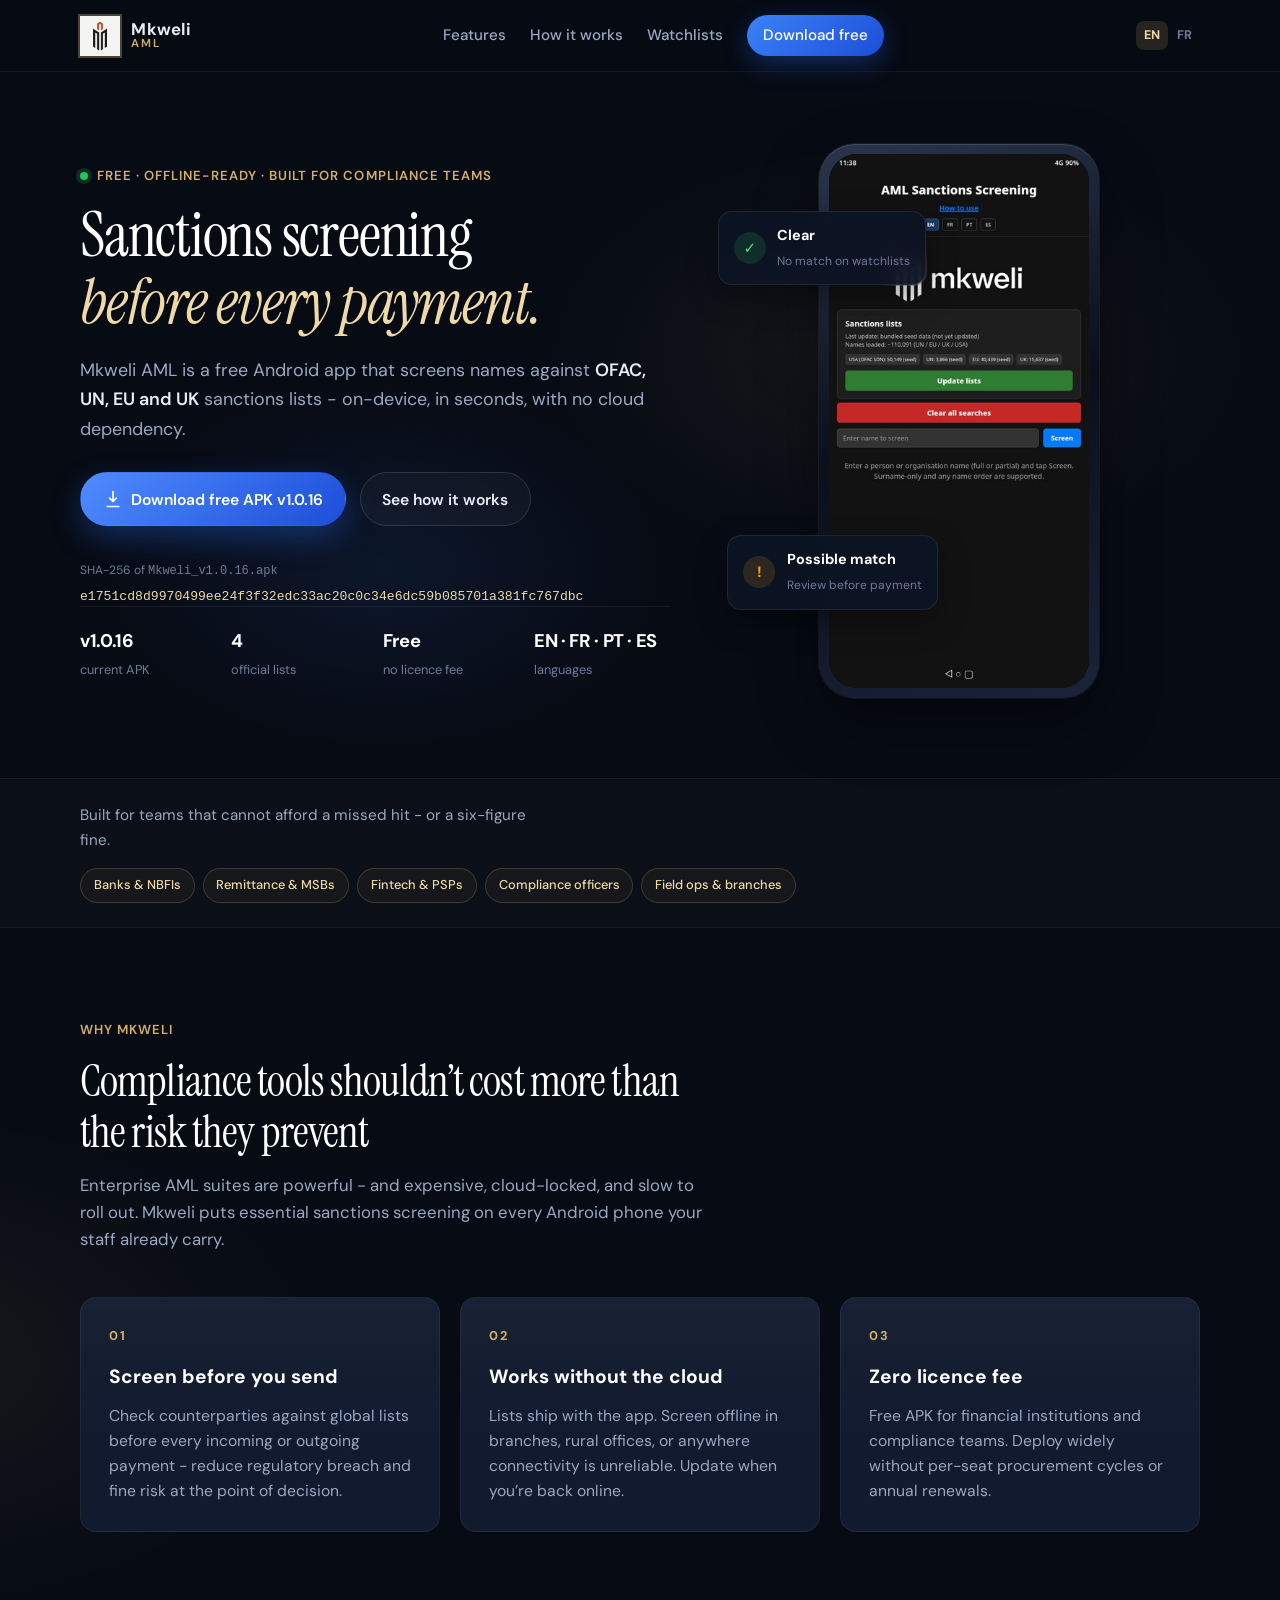
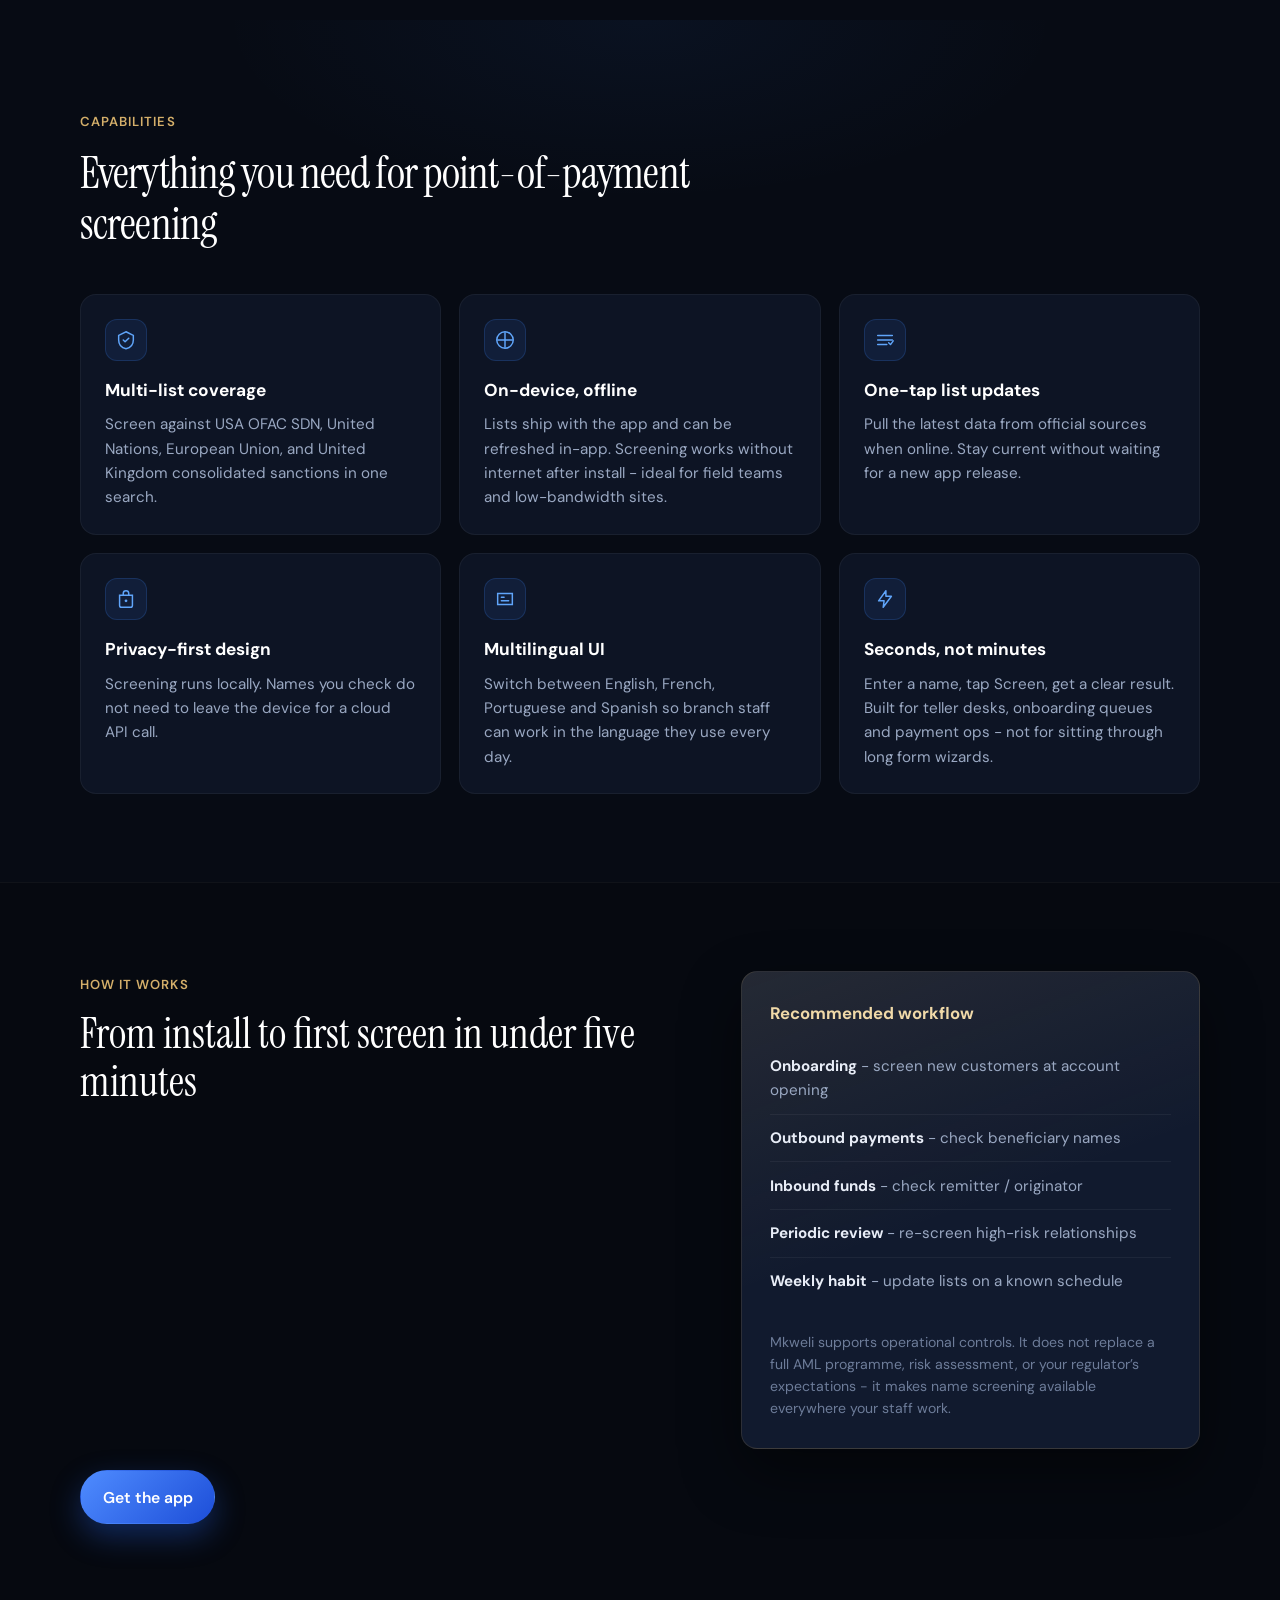
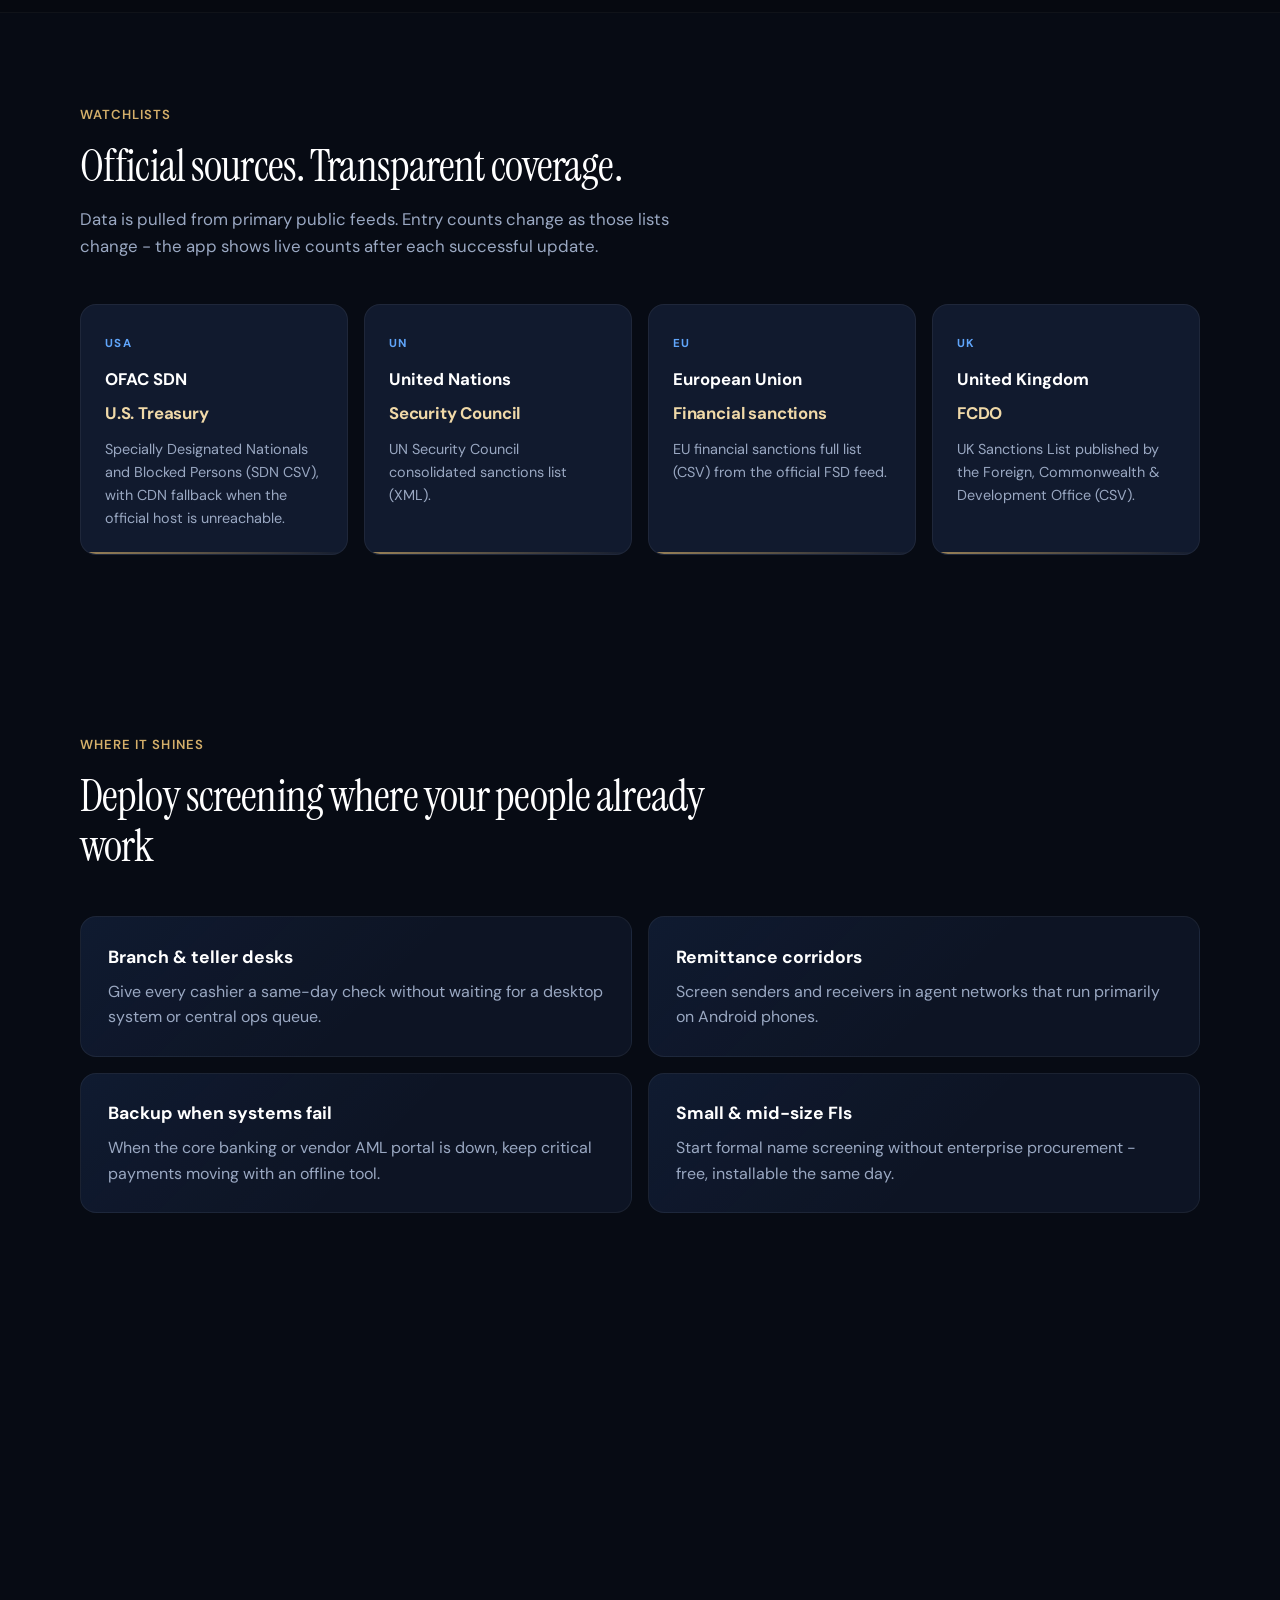
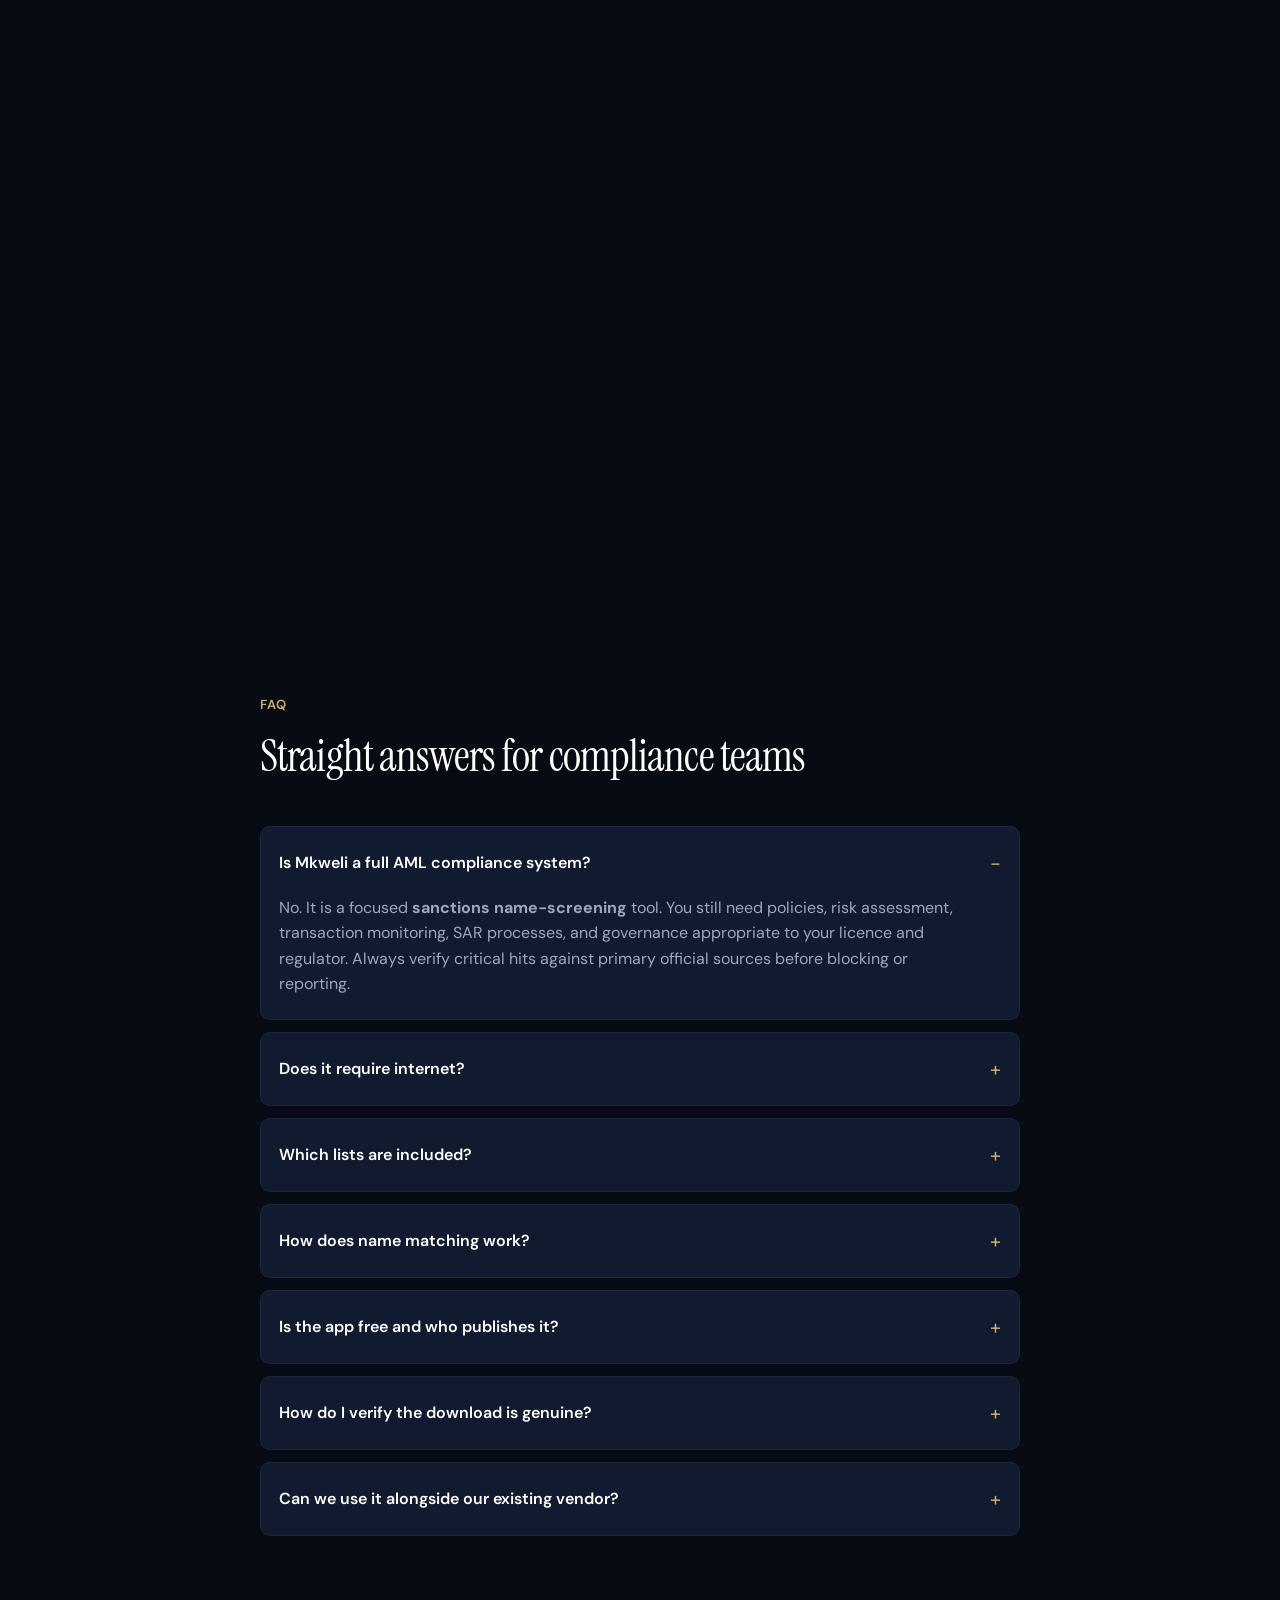
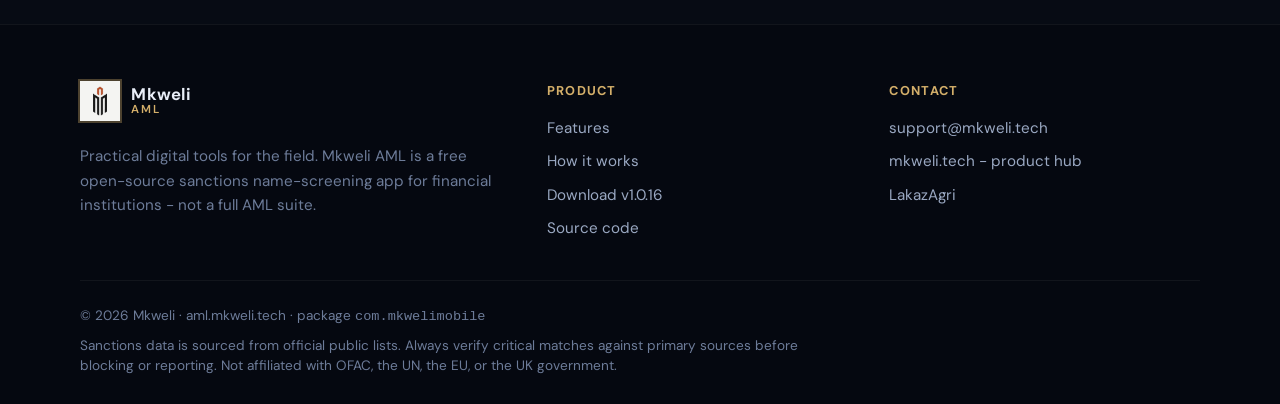
<file: index.html>
<!DOCTYPE html>
<html lang="en">
<head>
  <meta charset="UTF-8" />
  <meta name="viewport" content="width=device-width, initial-scale=1.0" />
  <title>Mkweli AML - Free Offline Sanctions Screening App (OFAC, UN, EU, UK)</title>
  <meta name="description" content="Mkweli AML is a free, open-source Android app for offline sanctions name screening against OFAC SDN, UN, EU and UK (FCDO) lists. On-device, multi-language, no cloud required. Version 1.0.16." />
  <meta name="keywords" content="Mkweli AML, free AML app, sanctions screening, OFAC SDN screening, offline sanctions check, name screening, UN sanctions list app, EU financial sanctions, UK FCDO sanctions, compliance app Mauritius, remittance AML, mobile sanctions screening" />
  <meta name="author" content="Mkweli" />
  <meta name="robots" content="index, follow, max-image-preview:large, max-snippet:-1, max-video-preview:-1" />
  <meta name="googlebot" content="index, follow" />
  <meta name="theme-color" content="#070b14" />
  <meta name="geo.region" content="MU" />
  <meta name="geo.placename" content="Mauritius" />
  <meta name="language" content="English" />
  <link rel="canonical" href="https://aml.mkweli.tech/" />
  <link rel="alternate" hreflang="en" href="https://aml.mkweli.tech/" />
  <link rel="alternate" hreflang="fr" href="https://aml.mkweli.tech/fr.html" />
  <link rel="alternate" hreflang="x-default" href="https://aml.mkweli.tech/" />

  <!-- Open Graph -->
  <meta property="og:site_name" content="Mkweli AML" />
  <meta property="og:locale" content="en_MU" />
  <meta property="og:locale:alternate" content="fr_MU" />
  <meta property="og:title" content="Mkweli AML - Free Offline Sanctions Screening (v1.0.16)" />
  <meta property="og:description" content="Free open-source Android APK. Screen names on-device against OFAC SDN, UN, EU and UK (FCDO) lists. No cloud required." />
  <meta property="og:type" content="website" />
  <meta property="og:url" content="https://aml.mkweli.tech/" />
  <meta property="og:image" content="https://aml.mkweli.tech/assets/og-image.jpg?v=20260821b" />
  <meta property="og:image:secure_url" content="https://aml.mkweli.tech/assets/og-image.jpg?v=20260821b" />
  <meta property="og:image:type" content="image/jpeg" />
  <meta property="og:image:width" content="1200" />
  <meta property="og:image:height" content="630" />
  <meta property="og:image:alt" content="Mkweli AML v1.0.16 - free offline sanctions screening" />

  <!-- Twitter / X -->
  <meta name="twitter:card" content="summary_large_image" />
  <meta name="twitter:title" content="Mkweli AML - Free Offline Sanctions Screening (v1.0.16)" />
  <meta name="twitter:description" content="OFAC, UN, EU &amp; UK (FCDO) lists on-device. Free open-source Android APK. support@mkweli.tech" />
  <meta name="twitter:image" content="https://aml.mkweli.tech/assets/og-image.jpg?v=20260821b" />
  <meta name="twitter:image:alt" content="Mkweli AML v1.0.16 sanctions screening" />

  <link rel="icon" href="assets/favicon.ico" sizes="any" />
  <link rel="icon" type="image/png" sizes="32x32" href="assets/favicon-32.png" />
  <link rel="apple-touch-icon" href="assets/apple-touch-icon.png" />
  <link rel="sitemap" type="application/xml" title="Sitemap" href="https://aml.mkweli.tech/sitemap.xml" />
  <link rel="preconnect" href="https://fonts.googleapis.com" />
  <link rel="preconnect" href="https://fonts.gstatic.com" crossorigin />
  <link href="https://fonts.googleapis.com/css2?family=DM+Sans:ital,opsz,wght@0,9..40,400;0,9..40,500;0,9..40,600;0,9..40,700;1,9..40,400&family=Instrument+Serif:ital@0;1&display=swap" rel="stylesheet" />
  <link rel="stylesheet" href="styles.css?v=20261003b" />

  <script type="application/ld+json">
  {
    "@context": "https://schema.org",
    "@graph": [
      {
        "@type": "WebSite",
        "@id": "https://aml.mkweli.tech/#website",
        "url": "https://aml.mkweli.tech/",
        "name": "Mkweli AML",
        "description": "Free open-source offline sanctions name screening for financial institutions - OFAC SDN, UN, EU and UK (FCDO).",
        "inLanguage": "en",
        "publisher": { "@id": "https://mkweli.tech/#organization" }
      },
      {
        "@type": "Organization",
        "@id": "https://mkweli.tech/#organization",
        "name": "Mkweli",
        "url": "https://mkweli.tech/",
        "logo": {
          "@type": "ImageObject",
          "url": "https://aml.mkweli.tech/assets/logo-full.png",
          "width": 873,
          "height": 396
        },
        "email": "support@mkweli.tech",
        "areaServed": "Worldwide",
        "sameAs": [
          "https://mkweli.tech/",
          "https://lakazagri.mkweli.tech/",
          "https://cfw.mkweli.tech/",
          "https://grid.mkweli.tech/",
          "https://assimilate-pro.mkweli.tech/",
          "https://github.com/gilbertbouic"
        ]
      },
      {
        "@type": "SoftwareApplication",
        "@id": "https://aml.mkweli.tech/#app",
        "name": "Mkweli AML",
        "applicationCategory": "FinanceApplication",
        "applicationSubCategory": "Compliance",
        "operatingSystem": "Android 7.0+",
        "offers": {
          "@type": "Offer",
          "price": "0",
          "priceCurrency": "USD"
        },
        "description": "Free open-source Android app for offline sanctions name screening against OFAC SDN, UN Security Council, EU financial sanctions and UK FCDO lists. Screening runs on-device.",
        "url": "https://aml.mkweli.tech/",
        "downloadUrl": "https://aml.mkweli.tech/Mkweli_v1.0.16.apk",
        "softwareVersion": "1.0.16",
        "installUrl": "https://aml.mkweli.tech/Mkweli_v1.0.16.apk",
        "image": "https://aml.mkweli.tech/assets/og-image.jpg?v=20260821b",
        "author": { "@id": "https://mkweli.tech/#organization" },
        "codeRepository": "https://github.com/gilbertbouic/MkweliMobile",
        "featureList": [
          "OFAC SDN screening",
          "UN Security Council consolidated list",
          "EU financial sanctions",
          "UK FCDO sanctions list",
          "On-device offline screening",
          "Token matching with strong/possible ranks",
          "Matching Names loaded and update totals",
          "English, French, Portuguese, Spanish"
        ],
        "inLanguage": ["en", "fr", "pt", "es"]
      },
      {
        "@type": "WebPage",
        "@id": "https://aml.mkweli.tech/#webpage",
        "url": "https://aml.mkweli.tech/",
        "name": "Mkweli AML - Free Offline Sanctions Screening",
        "isPartOf": { "@id": "https://aml.mkweli.tech/#website" },
        "about": { "@id": "https://aml.mkweli.tech/#app" },
        "description": "Official product page for Mkweli AML v1.0.16 - free offline sanctions name screening.",
        "inLanguage": "en",
        "primaryImageOfPage": {
          "@type": "ImageObject",
          "url": "https://aml.mkweli.tech/assets/og-image.jpg?v=20260821b"
        }
      },
      {
        "@type": "FAQPage",
        "@id": "https://aml.mkweli.tech/#faq",
        "mainEntity": [
          {
            "@type": "Question",
            "name": "Is Mkweli a full AML compliance system?",
            "acceptedAnswer": {
              "@type": "Answer",
              "text": "No. It is a focused sanctions name-screening tool. You still need policies, risk assessment, transaction monitoring, SAR processes, and governance appropriate to your licence and regulator."
            }
          },
          {
            "@type": "Question",
            "name": "Does Mkweli AML require internet?",
            "acceptedAnswer": {
              "@type": "Answer",
              "text": "Screening works offline with lists stored on the device. Internet is only needed to download the APK and to refresh lists from official sources."
            }
          },
          {
            "@type": "Question",
            "name": "Which sanctions lists are included?",
            "acceptedAnswer": {
              "@type": "Answer",
              "text": "United States OFAC SDN, United Nations Security Council consolidated list, European Union financial sanctions, and the United Kingdom FCDO sanctions list. If the official EU host is unreachable, or the official UK CSV is too large for a phone (~50MB), the app uses OpenSanctions CDN mirrors of the same lists. Entry counts change as those lists are updated."
            }
          },
          {
            "@type": "Question",
            "name": "Is the Mkweli AML app free?",
            "acceptedAnswer": {
              "@type": "Answer",
              "text": "Yes. The Android APK is free to download and use. There is no per-seat licence fee. Source code is on GitHub."
            }
          },
          {
            "@type": "Question",
            "name": "How do I verify the APK?",
            "acceptedAnswer": {
              "@type": "Answer",
              "text": "Download only from aml.mkweli.tech. Current build is Mkweli_v1.0.16.apk, package com.mkwelimobile. SHA-256: e1751cd8d9970499ee24f3f32edc33ac20c0c34e6dc59b085701a381fc767dbc."
            }
          },
          {
            "@type": "Question",
            "name": "Can we use Mkweli alongside our existing AML vendor?",
            "acceptedAnswer": {
              "@type": "Answer",
              "text": "Yes. Many teams use Mkweli as a mobile or offline complement to core systems - for branches, agents, or contingency screening."
            }
          }
        ]
      }
    ]
  }
  </script>
</head>
<body>
  <a class="skip-link" href="#main">Skip to content</a>

  <header class="site-header" id="top">
    <div class="container header-inner">
      <a class="brand" href="#top" aria-label="Mkweli AML home">
        <span class="brand-mark-wrap">
          <img src="assets/logo.png" alt="" width="40" height="40" class="brand-mark logo-light" />
          <img src="assets/logo-on-dark.png" alt="" width="40" height="40" class="brand-mark logo-dark" />
        </span>
        <span class="brand-text">
          <strong>Mkweli</strong>
          <span>AML</span>
        </span>
      </a>
      <nav class="nav" aria-label="Primary">
        <a href="#features">Features</a>
        <a href="#how">How it works</a>
        <a href="#lists">Watchlists</a>
        <a href="#download" class="nav-cta">Download free</a>
      </nav>
      <div class="nav-end">
        <div class="lang-switch" aria-label="Language">
          <a href="index.html" lang="en" hreflang="en" aria-current="true">EN</a>
          <a href="fr.html" lang="fr" hreflang="fr">FR</a>
        </div>
        <button class="nav-toggle" type="button" aria-label="Open menu" aria-expanded="false" aria-controls="mobile-nav">
          <span></span><span></span>
        </button>
      </div>
    </div>
    <div class="mobile-nav" id="mobile-nav" hidden>
      <a href="#features">Features</a>
      <a href="#how">How it works</a>
      <a href="#lists">Watchlists</a>
      <a href="#download">Download free</a>
      <a href="mailto:support@mkweli.tech">Contact</a>
      <div class="lang-switch" aria-label="Language">
        <a href="index.html" lang="en" hreflang="en" aria-current="true">EN</a>
        <a href="fr.html" lang="fr" hreflang="fr">FR</a>
      </div>
    </div>
  </header>

  <main id="main">
    <!-- HERO -->
    <section class="hero">
      <div class="hero-glow" aria-hidden="true"></div>
      <div class="container hero-grid">
        <div class="hero-copy">
          <p class="eyebrow">
            <span class="dot"></span>
            Free · Offline-ready · Built for compliance teams
          </p>
          <h1>
            Sanctions screening<br />
            <em>before every payment.</em>
          </h1>
          <p class="lede">
            Mkweli AML is a free Android app that screens names against
            <strong>OFAC, UN, EU and UK</strong> sanctions lists - on-device,
            in seconds, with no cloud dependency.
          </p>
          <div class="hero-actions">
            <a class="btn btn-primary" href="https://aml.mkweli.tech/Mkweli_v1.0.16.apk" download="Mkweli_v1.0.16.apk">
              <svg width="20" height="20" viewBox="0 0 24 24" fill="none" aria-hidden="true"><path d="M12 3v12m0 0l4-4m-4 4l-4-4M5 21h14" stroke="currentColor" stroke-width="2" stroke-linecap="round" stroke-linejoin="round"/></svg>
              Download free APK v1.0.16
            </a>
            <a class="btn btn-ghost" href="#how">See how it works</a>
          </div>
          <p class="hero-sha">
            SHA-256 of <code>Mkweli_v1.0.16.apk</code>
            <code class="apk-checksum-value">e1751cd8d9970499ee24f3f32edc33ac20c0c34e6dc59b085701a381fc767dbc</code>
          </p>
          <ul class="trust-row" aria-label="Key facts">
            <li>
              <strong>v1.0.16</strong>
              <span>current APK</span>
            </li>
            <li>
              <strong>4</strong>
              <span>official lists</span>
            </li>
            <li>
              <strong>Free</strong>
              <span>no licence fee</span>
            </li>
            <li>
              <strong>EN · FR · PT · ES</strong>
              <span>languages</span>
            </li>
          </ul>
        </div>

        <div class="hero-visual">
          <div class="phone-frame" aria-hidden="true">
            <div class="phone-notch"></div>
            <img
              src="assets/app-ui.jpg?v=20260821b"
              srcset="assets/app-ui-sm.jpg?v=20260821b 360w, assets/app-ui.jpg?v=20260821b 720w"
              sizes="(max-width: 640px) 240px, 280px"
              alt="Mkweli AML app screen showing sanctions lists, Clear all searches, and name screening"
              width="720"
              height="1480"
              class="phone-screen"
            />
          </div>
          <div class="float-card float-card-1">
            <span class="fc-icon ok">✓</span>
            <div>
              <strong>Clear</strong>
              <span>No match on watchlists</span>
            </div>
          </div>
          <div class="float-card float-card-2">
            <span class="fc-icon warn">!</span>
            <div>
              <strong>Possible match</strong>
              <span>Review before payment</span>
            </div>
          </div>
          <div class="brand-orb brand-orb-logo">
            <img class="logo-light" src="assets/logo.png" alt="Mkweli" width="160" height="160" />
            <img class="logo-dark" src="assets/logo-on-dark.png" alt="Mkweli" width="160" height="160" />
          </div>
        </div>
      </div>
    </section>

    <!-- SOCIAL PROOF / AUDIENCE -->
    <section class="strip" aria-label="Who it's for">
      <div class="container strip-inner">
        <p>Built for teams that cannot afford a missed hit - or a six-figure fine.</p>
        <div class="strip-tags">
          <span>Banks &amp; NBFIs</span>
          <span>Remittance &amp; MSBs</span>
          <span>Fintech &amp; PSPs</span>
          <span>Compliance officers</span>
          <span>Field ops &amp; branches</span>
        </div>
      </div>
    </section>

    <!-- PROBLEM / VALUE -->
    <section class="section value" id="value">
      <div class="container">
        <div class="section-head">
          <p class="eyebrow">Why Mkweli</p>
          <h2>Compliance tools shouldn’t cost more than the risk they prevent</h2>
          <p class="section-lede">
            Enterprise AML suites are powerful - and expensive, cloud-locked, and slow to roll out.
            Mkweli puts essential sanctions screening on every Android phone your staff already carry.
          </p>
        </div>
        <div class="value-grid">
          <article class="value-card">
            <div class="value-num">01</div>
            <h3>Screen before you send</h3>
            <p>Check counterparties against global lists before every incoming or outgoing payment - reduce regulatory breach and fine risk at the point of decision.</p>
          </article>
          <article class="value-card">
            <div class="value-num">02</div>
            <h3>Works without the cloud</h3>
            <p>Lists ship with the app. Screen offline in branches, rural offices, or anywhere connectivity is unreliable. Update when you’re back online.</p>
          </article>
          <article class="value-card">
            <div class="value-num">03</div>
            <h3>Zero licence fee</h3>
            <p>Free APK for financial institutions and compliance teams. Deploy widely without per-seat procurement cycles or annual renewals.</p>
          </article>
        </div>
      </div>
    </section>

    <!-- FEATURES -->
    <section class="section features" id="features">
      <div class="container">
        <div class="section-head">
          <p class="eyebrow">Capabilities</p>
          <h2>Everything you need for point-of-payment screening</h2>
        </div>
        <div class="feature-grid">
          <article class="feature">
            <div class="feature-icon" aria-hidden="true">
              <svg viewBox="0 0 24 24" fill="none"><path d="M12 3l8 4v5c0 5-3.5 8.5-8 9.5C7.5 20.5 4 17 4 12V7l8-4z" stroke="currentColor" stroke-width="1.6"/><path d="M9 12l2 2 4-4" stroke="currentColor" stroke-width="1.6" stroke-linecap="round" stroke-linejoin="round"/></svg>
            </div>
            <h3>Multi-list coverage</h3>
            <p>Screen against USA OFAC SDN, United Nations, European Union, and United Kingdom consolidated sanctions in one search.</p>
          </article>
          <article class="feature">
            <div class="feature-icon" aria-hidden="true">
              <svg viewBox="0 0 24 24" fill="none"><path d="M4 12h16M12 4v16" stroke="currentColor" stroke-width="1.6" stroke-linecap="round"/><circle cx="12" cy="12" r="9" stroke="currentColor" stroke-width="1.6"/></svg>
            </div>
            <h3>On-device, offline</h3>
            <p>Lists ship with the app and can be refreshed in-app. Screening works without internet after install - ideal for field teams and low-bandwidth sites.</p>
          </article>
          <article class="feature">
            <div class="feature-icon" aria-hidden="true">
              <svg viewBox="0 0 24 24" fill="none"><path d="M4 7h16M4 12h16M4 17h10" stroke="currentColor" stroke-width="1.6" stroke-linecap="round"/><path d="M16 15l2 2 3-4" stroke="currentColor" stroke-width="1.6" stroke-linecap="round" stroke-linejoin="round"/></svg>
            </div>
            <h3>One-tap list updates</h3>
            <p>Pull the latest data from official sources when online. Stay current without waiting for a new app release.</p>
          </article>
          <article class="feature">
            <div class="feature-icon" aria-hidden="true">
              <svg viewBox="0 0 24 24" fill="none"><path d="M5 8h14v11a2 2 0 01-2 2H7a2 2 0 01-2-2V8z" stroke="currentColor" stroke-width="1.6"/><path d="M9 8V6a3 3 0 016 0v2" stroke="currentColor" stroke-width="1.6"/><circle cx="12" cy="14" r="1.5" fill="currentColor"/></svg>
            </div>
            <h3>Privacy-first design</h3>
            <p>Screening runs locally. Names you check do not need to leave the device for a cloud API call.</p>
          </article>
          <article class="feature">
            <div class="feature-icon" aria-hidden="true">
              <svg viewBox="0 0 24 24" fill="none"><path d="M4 6h16v12H4z" stroke="currentColor" stroke-width="1.6"/><path d="M8 10h3M8 14h8" stroke="currentColor" stroke-width="1.6" stroke-linecap="round"/></svg>
            </div>
            <h3>Multilingual UI</h3>
            <p>Switch between English, French, Portuguese and Spanish so branch staff can work in the language they use every day.</p>
          </article>
          <article class="feature">
            <div class="feature-icon" aria-hidden="true">
              <svg viewBox="0 0 24 24" fill="none"><path d="M13 3L5 14h6l-1 7 9-12h-6l0-6z" stroke="currentColor" stroke-width="1.6" stroke-linejoin="round"/></svg>
            </div>
            <h3>Seconds, not minutes</h3>
            <p>Enter a name, tap Screen, get a clear result. Built for teller desks, onboarding queues and payment ops - not for sitting through long form wizards.</p>
          </article>
        </div>
      </div>
    </section>

    <!-- HOW IT WORKS -->
    <section class="section how" id="how">
      <div class="container how-grid">
        <div class="how-copy">
          <p class="eyebrow">How it works</p>
          <h2>From install to first screen in under five minutes</h2>
          <ol class="steps">
            <li>
              <span class="step-n">1</span>
              <div>
                <h3>Install the free APK</h3>
                <p>Download for Android and allow install from your browser if prompted. No account required to start screening.</p>
              </div>
            </li>
            <li>
              <span class="step-n">2</span>
              <div>
                <h3>Confirm lists are loaded</h3>
                <p>Open the app - you’ll see counts for USA (OFAC SDN), UN, EU and UK. Tap <em>Update lists</em> when you have connectivity.</p>
              </div>
            </li>
            <li>
              <span class="step-n">3</span>
              <div>
                <h3>Screen before payment</h3>
                <p>Type the counterparty name, tap <strong>Screen</strong>, and act on the result before you process the transfer.</p>
              </div>
            </li>
          </ol>
          <a class="btn btn-primary" href="#download">Get the app</a>
        </div>
        <aside class="how-panel" aria-label="Recommended workflow">
          <h3>Recommended workflow</h3>
          <ul>
            <li><strong>Onboarding</strong> - screen new customers at account opening</li>
            <li><strong>Outbound payments</strong> - check beneficiary names</li>
            <li><strong>Inbound funds</strong> - check remitter / originator</li>
            <li><strong>Periodic review</strong> - re-screen high-risk relationships</li>
            <li><strong>Weekly habit</strong> - update lists on a known schedule</li>
          </ul>
          <p class="how-note">
            Mkweli supports operational controls. It does not replace a full AML programme, risk assessment, or your regulator’s expectations - it makes name screening available everywhere your staff work.
          </p>
        </aside>
      </div>
    </section>

    <!-- LISTS -->
    <section class="section lists" id="lists">
      <div class="container">
        <div class="section-head">
          <p class="eyebrow">Watchlists</p>
          <h2>Official sources. Transparent coverage.</h2>
          <p class="section-lede">
            Data is pulled from primary public feeds. Entry counts change as those lists change - the app shows live counts after each successful update.
          </p>
        </div>
        <div class="list-grid">
          <article class="list-card">
            <span class="list-flag">USA</span>
            <h3>OFAC SDN</h3>
            <p class="list-count">U.S. Treasury</p>
            <p>Specially Designated Nationals and Blocked Persons (SDN CSV), with CDN fallback when the official host is unreachable.</p>
          </article>
          <article class="list-card">
            <span class="list-flag">UN</span>
            <h3>United Nations</h3>
            <p class="list-count">Security Council</p>
            <p>UN Security Council consolidated sanctions list (XML).</p>
          </article>
          <article class="list-card">
            <span class="list-flag">EU</span>
            <h3>European Union</h3>
            <p class="list-count">Financial sanctions</p>
            <p>EU financial sanctions full list (CSV) from the official FSD feed.</p>
          </article>
          <article class="list-card">
            <span class="list-flag">UK</span>
            <h3>United Kingdom</h3>
            <p class="list-count">FCDO</p>
            <p>UK Sanctions List published by the Foreign, Commonwealth &amp; Development Office (CSV).</p>
          </article>
        </div>
      </div>
    </section>

    <!-- USE CASES -->
    <section class="section use-cases" id="use-cases">
      <div class="container">
        <div class="section-head">
          <p class="eyebrow">Where it shines</p>
          <h2>Deploy screening where your people already work</h2>
        </div>
        <div class="use-grid">
          <article class="use-card">
            <h3>Branch &amp; teller desks</h3>
            <p>Give every cashier a same-day check without waiting for a desktop system or central ops queue.</p>
          </article>
          <article class="use-card">
            <h3>Remittance corridors</h3>
            <p>Screen senders and receivers in agent networks that run primarily on Android phones.</p>
          </article>
          <article class="use-card">
            <h3>Backup when systems fail</h3>
            <p>When the core banking or vendor AML portal is down, keep critical payments moving with an offline tool.</p>
          </article>
          <article class="use-card">
            <h3>Small &amp; mid-size FIs</h3>
            <p>Start formal name screening without enterprise procurement - free, installable the same day.</p>
          </article>
        </div>
      </div>
    </section>

    <!-- DOWNLOAD CTA -->
    <section class="section download" id="download">
      <div class="container download-panel">
        <div class="download-copy">
          <p class="eyebrow light">Get started</p>
          <h2>Download Mkweli AML free</h2>
          <p>
            Android APK · no subscription · works offline after install.
            Refresh sanctions lists in-app when you have connectivity.
          </p>
          <div class="download-actions">
            <a
              class="btn btn-primary btn-lg"
              href="https://aml.mkweli.tech/Mkweli_v1.0.16.apk"
              id="apk-download"
              download="Mkweli_v1.0.16.apk"
              rel="noopener noreferrer"
             
            >
              <svg width="22" height="22" viewBox="0 0 24 24" fill="none" aria-hidden="true"><path d="M12 3v12m0 0l4-4m-4 4l-4-4M5 21h14" stroke="currentColor" stroke-width="2" stroke-linecap="round" stroke-linejoin="round"/></svg>
              Download free APK v1.0.16
            </a>
            <a class="btn btn-ghost light" href="https://github.com/gilbertbouic/MkweliMobile" rel="noopener noreferrer">Source on GitHub</a>
          </div>
          <div class="apk-checksum">
            <p class="apk-checksum-label">SHA-256 of this APK</p>
            <code class="apk-checksum-value" id="apk-sha">e1751cd8d9970499ee24f3f32edc33ac20c0c34e6dc59b085701a381fc767dbc</code>
            <button type="button" class="sha-copy" data-copy-target="apk-sha" data-copied-label="Copied">Copy SHA-256</button>
          </div>
          <p class="download-meta">
            Official download host: <strong>aml.mkweli.tech</strong> only.
            Android 7.0+ (API 24). Enable “Install unknown apps” for your browser if prompted.
            Not distributed on Google Play.
          </p>
          <dl class="verify-block">
            <div>
              <dt>File</dt>
              <dd><code>Mkweli_v1.0.16.apk</code></dd>
            </div>
            <div>
              <dt>Package</dt>
              <dd><code>com.mkwelimobile</code></dd>
            </div>
            <div>
              <dt>Version</dt>
              <dd><code>1.0.16</code> (versionCode 16)</dd>
            </div>
            <div>
              <dt>SHA-256</dt>
              <dd><code class="sha">e1751cd8d9970499ee24f3f32edc33ac20c0c34e6dc59b085701a381fc767dbc</code></dd>
            </div>
            <div>
              <dt>Support</dt>
              <dd><a href="mailto:support@mkweli.tech">support@mkweli.tech</a></dd>
            </div>
          </dl>
        </div>
        <div class="download-side">
          <div class="checklist">
            <h3>What you get</h3>
            <ul>
              <li>Standalone Android app (screening on-device)</li>
              <li>OFAC SDN · UN · EU · UK FCDO lists</li>
              <li>In-app updates from official public feeds</li>
              <li>Token matching with strong / possible ranks</li>
              <li>Clear all searches (field, results, and recents)</li>
              <li>Names loaded and update totals always match</li>
              <li>EU / UK OpenSanctions CDN fallbacks (UK official CSV is ~50MB)</li>
              <li>EN / FR / PT / ES interface</li>
              <li>Free · open source · no per-seat fee</li>
            </ul>
          </div>
        </div>
      </div>
    </section>

    <!-- FAQ -->
    <section class="section faq" id="faq">
      <div class="container narrow">
        <div class="section-head">
          <p class="eyebrow">FAQ</p>
          <h2>Straight answers for compliance teams</h2>
        </div>
        <div class="faq-list">
          <details open>
            <summary>Is Mkweli a full AML compliance system?</summary>
            <p>No. It is a focused <strong>sanctions name-screening</strong> tool. You still need policies, risk assessment, transaction monitoring, SAR processes, and governance appropriate to your licence and regulator. Always verify critical hits against primary official sources before blocking or reporting.</p>
          </details>
          <details>
            <summary>Does it require internet?</summary>
            <p>Screening works offline with lists stored on the device. Internet is only needed to download the APK and to refresh lists from official public feeds.</p>
          </details>
          <details>
            <summary>Which lists are included?</summary>
            <p>United States OFAC SDN, United Nations Security Council consolidated list, European Union financial sanctions, and the United Kingdom FCDO sanctions list. Official feeds are tried first. If the EU host hangs or is blocked, or the official UK CSV is too large for a phone (~50MB of statement-of-reasons text), the app uses OpenSanctions CDN mirrors of the same lists. Counts change as those lists change. After each successful update, <strong>Names loaded</strong> and the update <strong>total names</strong> line are the same figure - the sum of the UN, EU, UK and USA counts.</p>
          </details>
          <details>
            <summary>How does name matching work?</summary>
            <p>v1.0.16 uses <strong>token matching</strong> (name parts, any order) with ranked <em>strong</em> and <em>possible</em> scores. It is not phonetic fuzzy matching and not a full KYC platform.</p>
          </details>
          <details>
            <summary>Is the app free and who publishes it?</summary>
            <p>Yes - free Android APK, no per-seat fee. Published by <strong>Mkweli</strong> (<a href="https://mkweli.tech/">mkweli.tech</a>). Source: <a href="https://github.com/gilbertbouic/MkweliMobile" rel="noopener noreferrer">github.com/gilbertbouic/MkweliMobile</a>. Contact: <a href="mailto:support@mkweli.tech">support@mkweli.tech</a>.</p>
          </details>
          <details>
            <summary>How do I verify the download is genuine?</summary>
            <p>Download only from <strong>https://aml.mkweli.tech/</strong>. Current file: <code>Mkweli_v1.0.16.apk</code>, package <code>com.mkwelimobile</code>. SHA-256: <code class="sha">e1751cd8d9970499ee24f3f32edc33ac20c0c34e6dc59b085701a381fc767dbc</code>.</p>
          </details>
          <details>
            <summary>Can we use it alongside our existing vendor?</summary>
            <p>Yes. Many teams use Mkweli as a mobile / offline complement to core systems - for branches, agents, or contingency screening.</p>
          </details>
        </div>
      </div>
    </section>
  </main>

  <footer class="site-footer">
    <div class="container footer-grid">
      <div class="footer-brand">
        <a class="brand" href="#top">
          <span class="brand-mark-wrap">
            <img src="assets/logo.png" alt="" width="36" height="36" class="brand-mark logo-light" />
            <img src="assets/logo-on-dark.png" alt="" width="36" height="36" class="brand-mark logo-dark" />
          </span>
          <span class="brand-text">
            <strong>Mkweli</strong>
            <span>AML</span>
          </span>
        </a>
        <p>Practical digital tools for the field. Mkweli AML is a free open-source sanctions name-screening app for financial institutions - not a full AML suite.</p>
      </div>
      <div class="footer-col">
        <h4>Product</h4>
        <a href="#features">Features</a>
        <a href="#how">How it works</a>
        <a href="#download">Download v1.0.16</a>
        <a href="https://github.com/gilbertbouic/MkweliMobile" rel="noopener noreferrer">Source code</a>
      </div>
      <div class="footer-col">
        <h4>Contact</h4>
        <a href="mailto:support@mkweli.tech">support@mkweli.tech</a>
        <a href="https://mkweli.tech/">mkweli.tech - product hub</a>
        <a href="https://lakazagri.mkweli.tech/">LakazAgri</a>
      </div>
    </div>
    <div class="container footer-bottom">
      <p>© <span id="year">2026</span> Mkweli · aml.mkweli.tech · package <code>com.mkwelimobile</code></p>
      <p class="footer-note">Sanctions data is sourced from official public lists. Always verify critical matches against primary sources before blocking or reporting. Not affiliated with OFAC, the UN, the EU, or the UK government.</p>
      <p class="visit-counter" id="visit-counter" data-counter="mkweli-tech/aml" hidden>Visits: <span class="visit-count"></span></p>
    </div>
  </footer>

  <script src="script.js?v=20261003b"></script>
  <script src="visit-counter.js" defer></script>
</body>
</html>
</file>
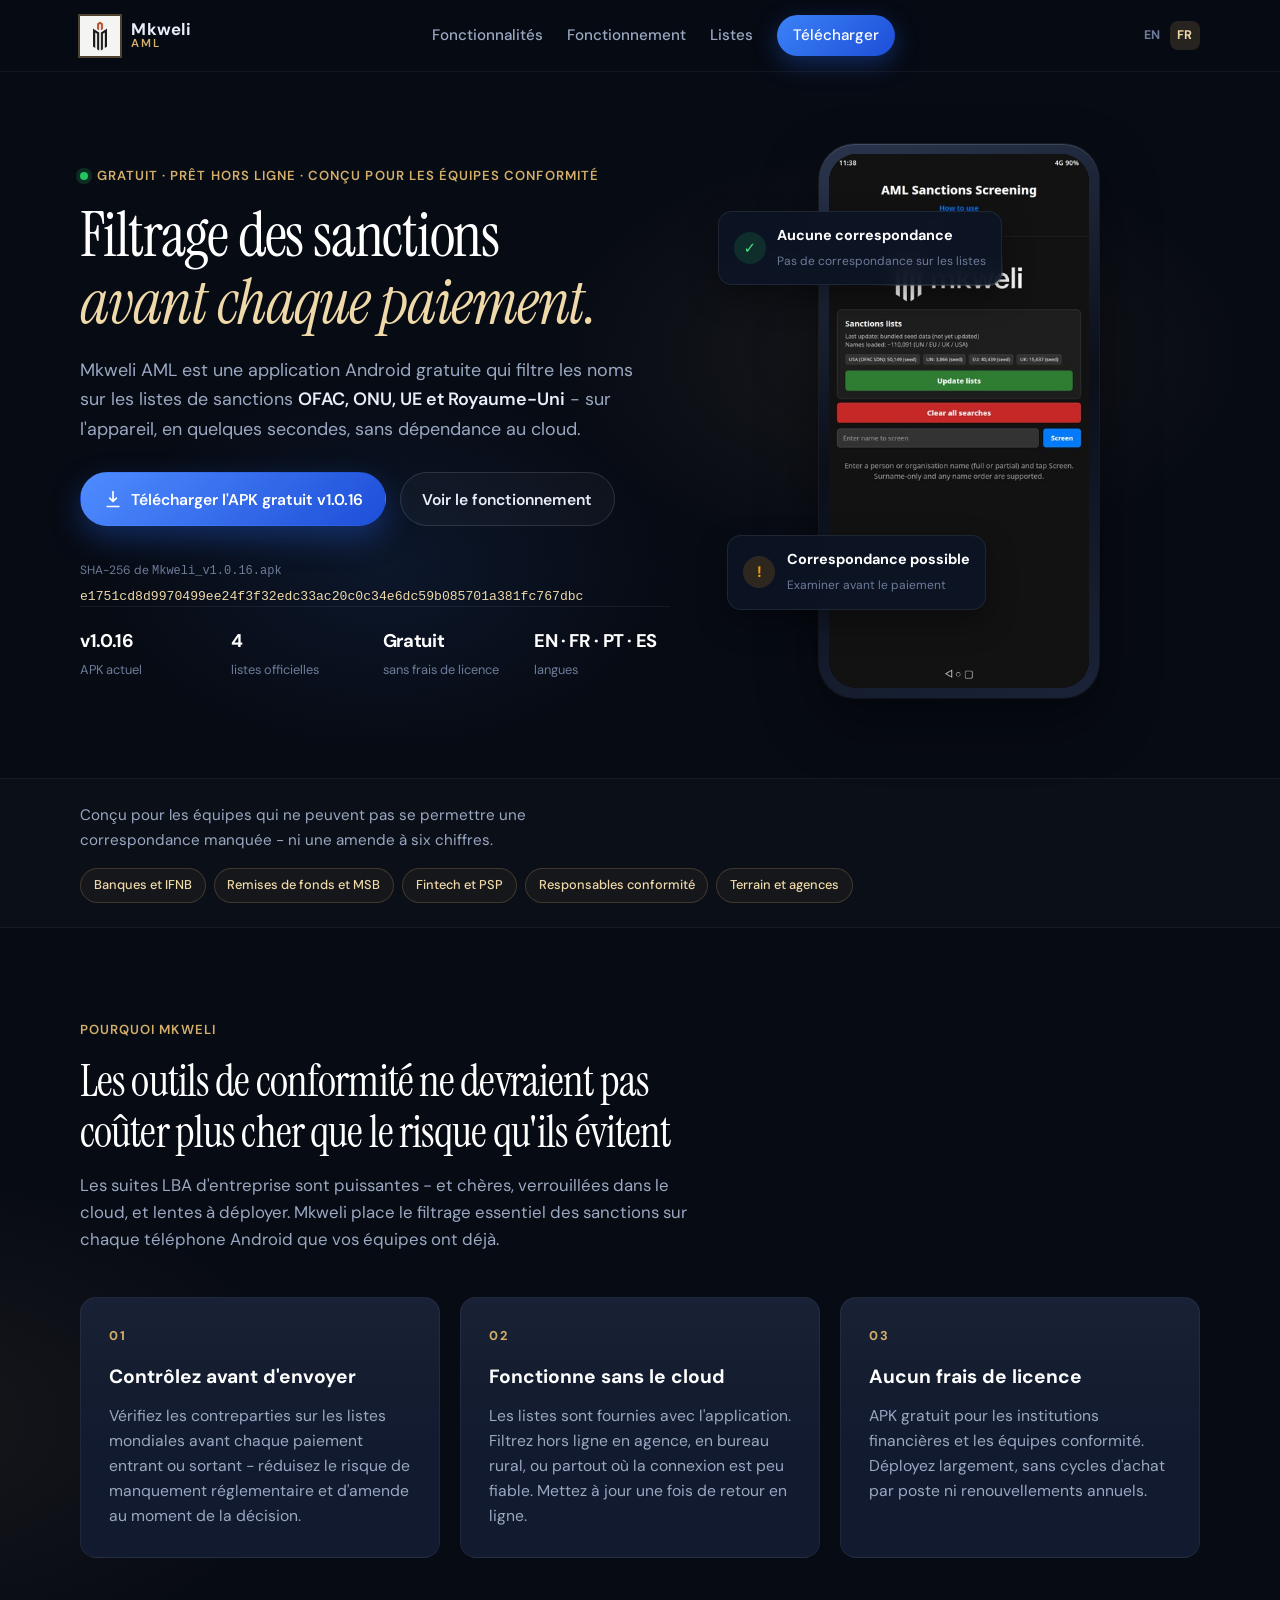
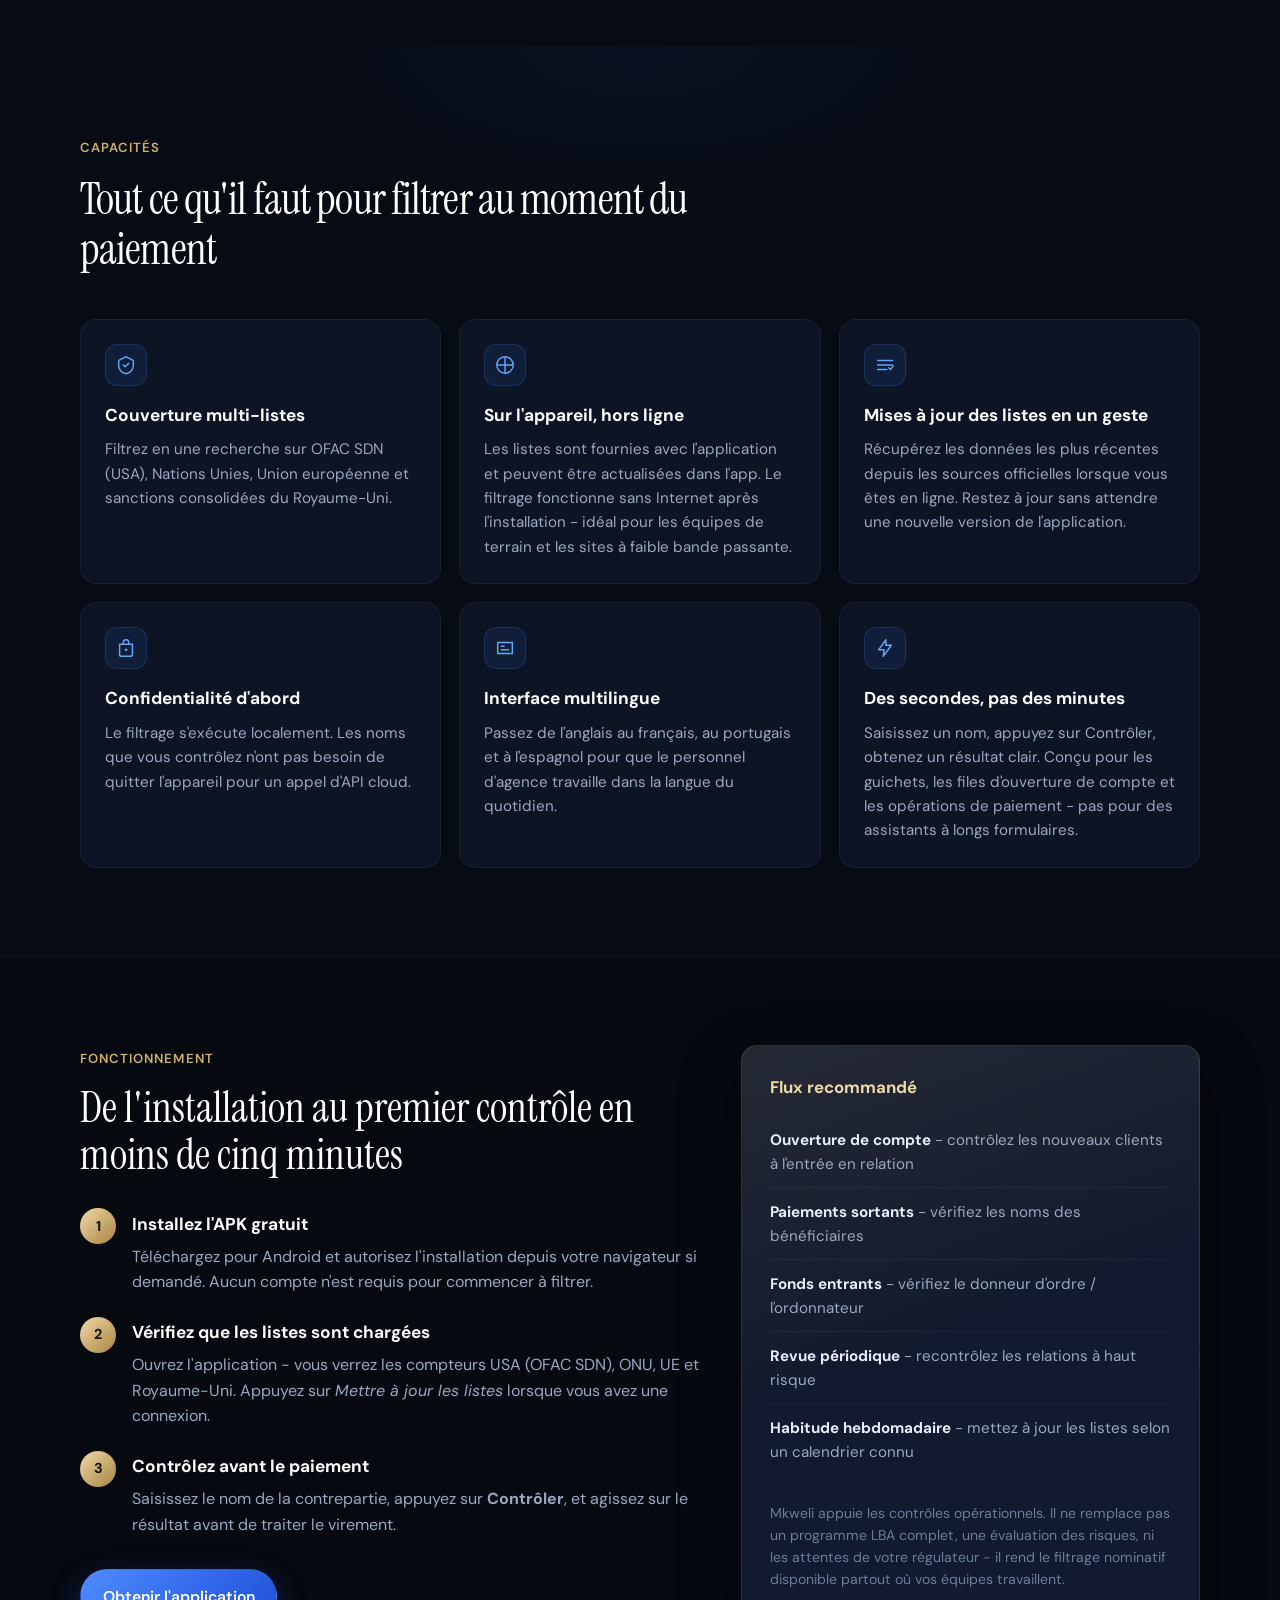
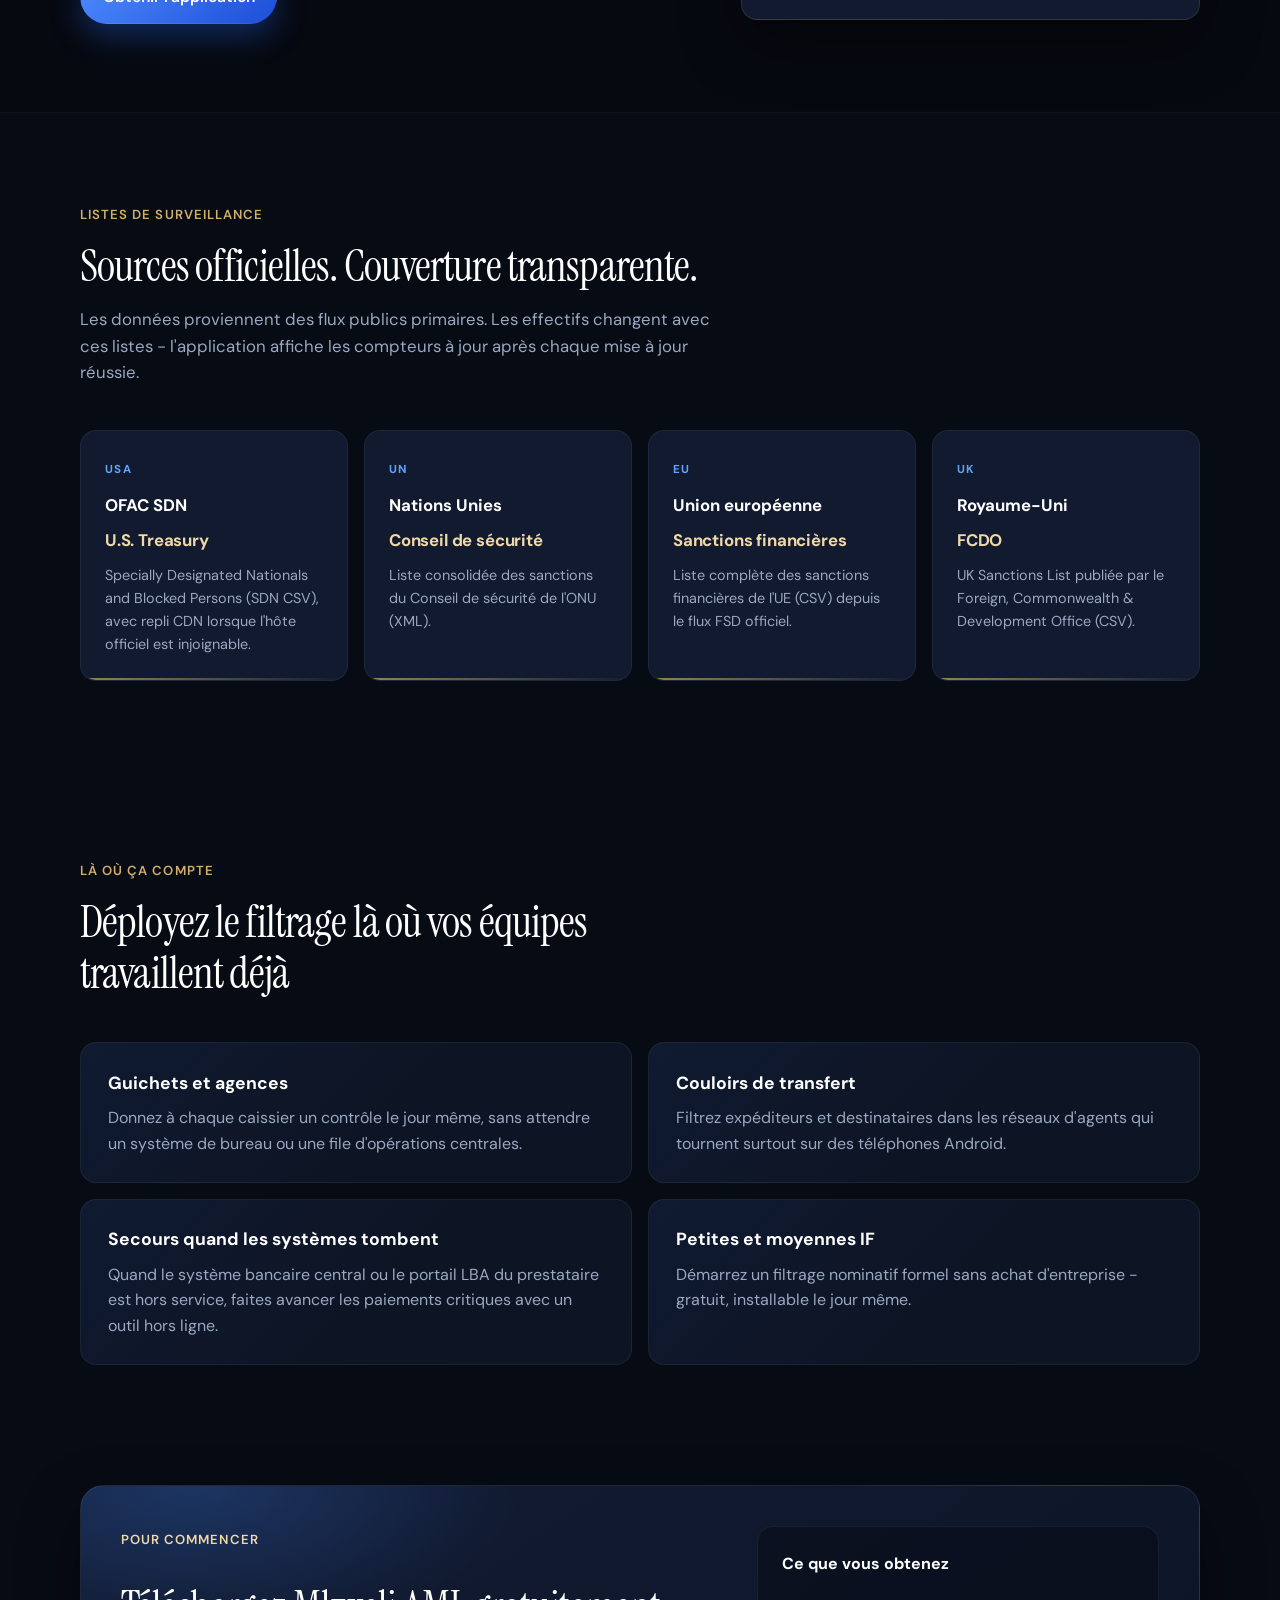
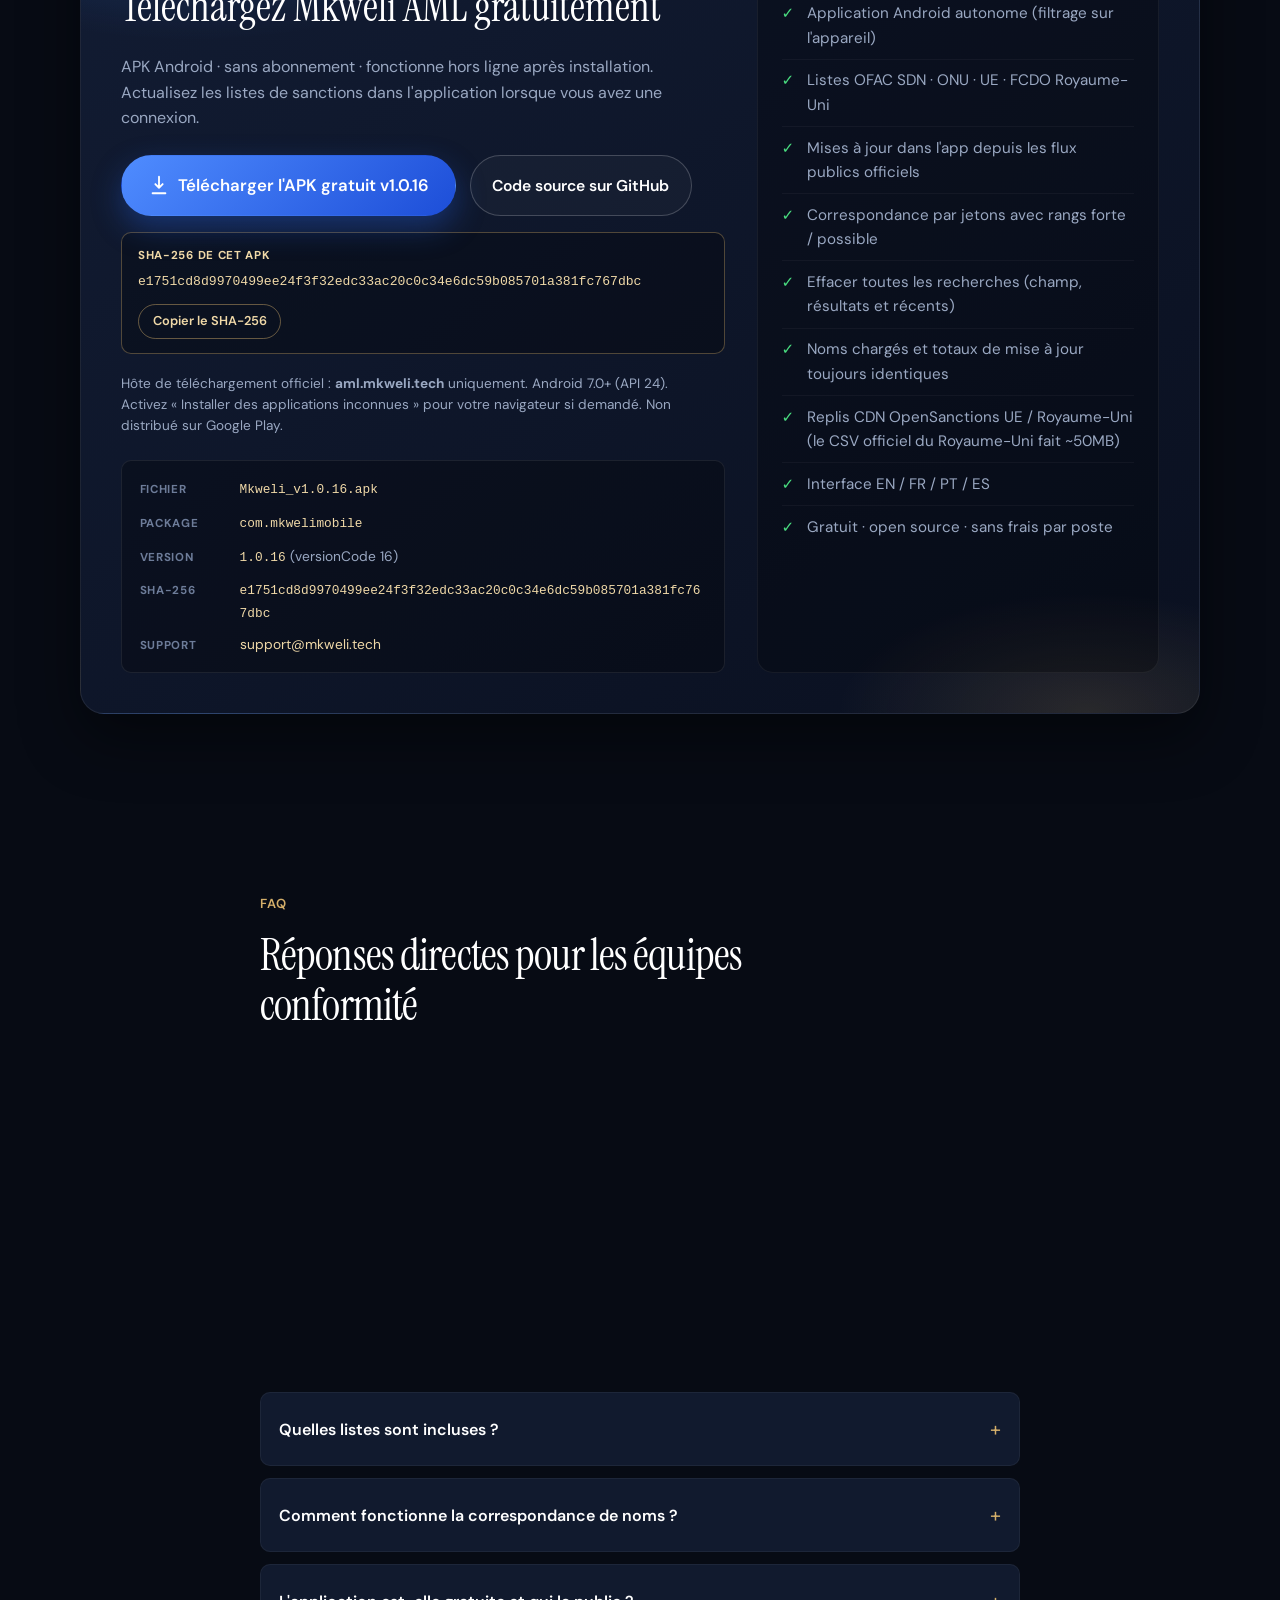
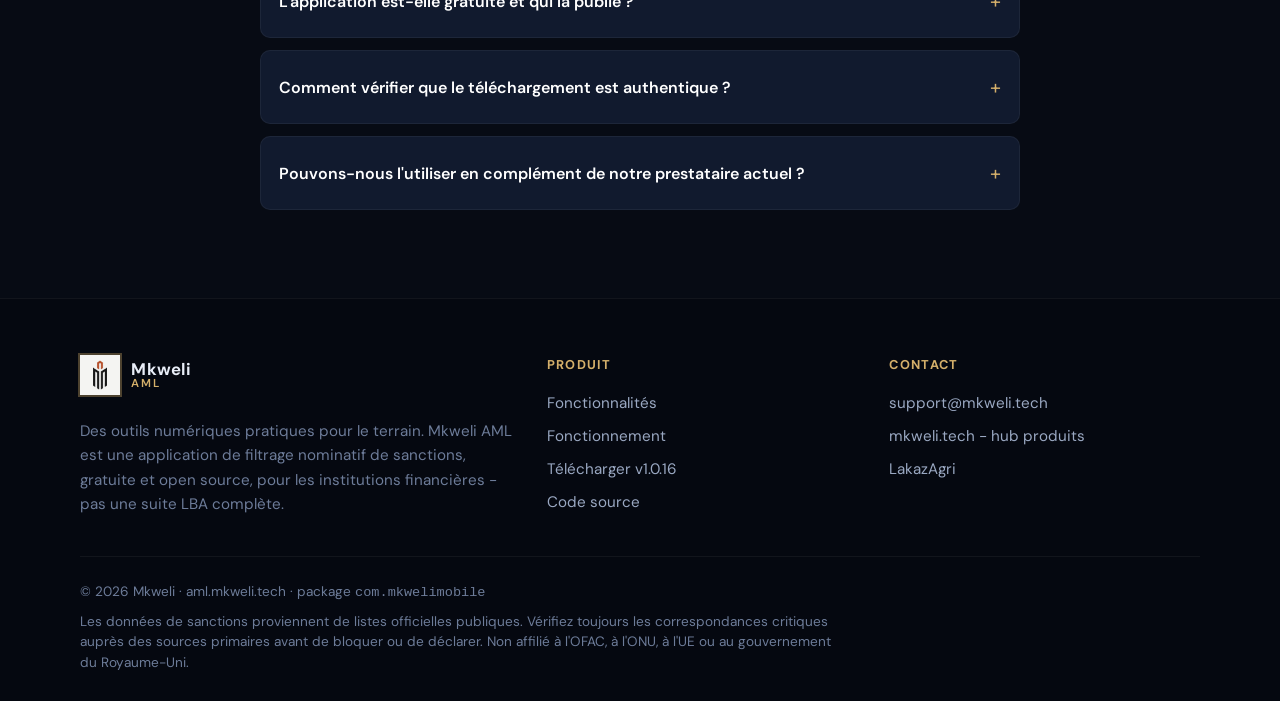
<file: fr.html>
<!DOCTYPE html>
<html lang="fr">
<head>
  <meta charset="UTF-8" />
  <meta name="viewport" content="width=device-width, initial-scale=1.0" />
  <title>Mkweli AML - Application gratuite de filtrage de sanctions hors ligne (OFAC, ONU, UE, Royaume-Uni)</title>
  <meta name="description" content="Mkweli AML est une application Android gratuite et open source pour le filtrage nominatif de sanctions hors ligne : listes OFAC SDN, ONU, UE et Royaume-Uni (FCDO). Sur l'appareil, multilingue, sans cloud. Version 1.0.16." />
  <meta name="keywords" content="Mkweli AML, application LBA gratuite, filtrage de sanctions, filtrage OFAC SDN, contrôle de sanctions hors ligne, filtrage nominatif, application liste ONU, sanctions financières UE, sanctions FCDO Royaume-Uni, application conformité Maurice, LBA transferts d'argent, filtrage de sanctions mobile" />
  <meta name="author" content="Mkweli" />
  <meta name="robots" content="index, follow, max-image-preview:large, max-snippet:-1, max-video-preview:-1" />
  <meta name="googlebot" content="index, follow" />
  <meta name="theme-color" content="#070b14" />
  <meta name="geo.region" content="MU" />
  <meta name="geo.placename" content="Maurice" />
  <meta name="language" content="French" />
  <link rel="canonical" href="https://aml.mkweli.tech/fr.html" />
  <link rel="alternate" hreflang="en" href="https://aml.mkweli.tech/" />
  <link rel="alternate" hreflang="fr" href="https://aml.mkweli.tech/fr.html" />
  <link rel="alternate" hreflang="x-default" href="https://aml.mkweli.tech/" />

  <!-- Open Graph -->
  <meta property="og:site_name" content="Mkweli AML" />
  <meta property="og:locale" content="fr_MU" />
  <meta property="og:locale:alternate" content="en_MU" />
  <meta property="og:title" content="Mkweli AML - Filtrage de sanctions hors ligne gratuit (v1.0.16)" />
  <meta property="og:description" content="APK Android gratuit et open source. Filtrez les noms sur l'appareil contre les listes OFAC SDN, ONU, UE et Royaume-Uni (FCDO). Sans cloud." />
  <meta property="og:type" content="website" />
  <meta property="og:url" content="https://aml.mkweli.tech/fr.html" />
  <meta property="og:image" content="https://aml.mkweli.tech/assets/og-image.jpg?v=20260821b" />
  <meta property="og:image:secure_url" content="https://aml.mkweli.tech/assets/og-image.jpg?v=20260821b" />
  <meta property="og:image:type" content="image/jpeg" />
  <meta property="og:image:width" content="1200" />
  <meta property="og:image:height" content="630" />
  <meta property="og:image:alt" content="Mkweli AML v1.0.16 - filtrage de sanctions hors ligne gratuit" />

  <!-- Twitter / X -->
  <meta name="twitter:card" content="summary_large_image" />
  <meta name="twitter:title" content="Mkweli AML - Filtrage de sanctions hors ligne gratuit (v1.0.16)" />
  <meta name="twitter:description" content="Listes OFAC, ONU, UE et Royaume-Uni (FCDO) sur l'appareil. APK Android gratuit et open source. support@mkweli.tech" />
  <meta name="twitter:image" content="https://aml.mkweli.tech/assets/og-image.jpg?v=20260821b" />
  <meta name="twitter:image:alt" content="Mkweli AML v1.0.16 filtrage de sanctions" />

  <link rel="icon" href="assets/favicon.ico" sizes="any" />
  <link rel="icon" type="image/png" sizes="32x32" href="assets/favicon-32.png" />
  <link rel="apple-touch-icon" href="assets/apple-touch-icon.png" />
  <link rel="sitemap" type="application/xml" title="Sitemap" href="https://aml.mkweli.tech/sitemap.xml" />
  <link rel="preconnect" href="https://fonts.googleapis.com" />
  <link rel="preconnect" href="https://fonts.gstatic.com" crossorigin />
  <link href="https://fonts.googleapis.com/css2?family=DM+Sans:ital,opsz,wght@0,9..40,400;0,9..40,500;0,9..40,600;0,9..40,700;1,9..40,400&family=Instrument+Serif:ital@0;1&display=swap" rel="stylesheet" />
  <link rel="stylesheet" href="styles.css?v=20261003b" />

  <script type="application/ld+json">
  {
    "@context": "https://schema.org",
    "@graph": [
      {
        "@type": "WebSite",
        "@id": "https://aml.mkweli.tech/#website",
        "url": "https://aml.mkweli.tech/",
        "name": "Mkweli AML",
        "description": "Filtrage nominatif de sanctions hors ligne, gratuit et open source, pour les institutions financières - OFAC SDN, ONU, UE et Royaume-Uni (FCDO).",
        "inLanguage": "fr",
        "publisher": { "@id": "https://mkweli.tech/#organization" }
      },
      {
        "@type": "Organization",
        "@id": "https://mkweli.tech/#organization",
        "name": "Mkweli",
        "url": "https://mkweli.tech/",
        "logo": {
          "@type": "ImageObject",
          "url": "https://aml.mkweli.tech/assets/logo-full.png",
          "width": 873,
          "height": 396
        },
        "email": "support@mkweli.tech",
        "areaServed": "Worldwide",
        "sameAs": [
          "https://mkweli.tech/",
          "https://lakazagri.mkweli.tech/",
          "https://cfw.mkweli.tech/",
          "https://grid.mkweli.tech/",
          "https://assimilate-pro.mkweli.tech/",
          "https://github.com/gilbertbouic"
        ]
      },
      {
        "@type": "SoftwareApplication",
        "@id": "https://aml.mkweli.tech/#app",
        "name": "Mkweli AML",
        "applicationCategory": "FinanceApplication",
        "applicationSubCategory": "Compliance",
        "operatingSystem": "Android 7.0+",
        "offers": {
          "@type": "Offer",
          "price": "0",
          "priceCurrency": "USD"
        },
        "description": "Application Android gratuite et open source pour le filtrage nominatif de sanctions hors ligne : listes OFAC SDN, Conseil de sécurité de l'ONU, sanctions financières de l'UE et FCDO du Royaume-Uni. Le filtrage s'exécute sur l'appareil.",
        "url": "https://aml.mkweli.tech/fr.html",
        "downloadUrl": "https://aml.mkweli.tech/Mkweli_v1.0.16.apk",
        "softwareVersion": "1.0.16",
        "installUrl": "https://aml.mkweli.tech/Mkweli_v1.0.16.apk",
        "image": "https://aml.mkweli.tech/assets/og-image.jpg?v=20260821b",
        "author": { "@id": "https://mkweli.tech/#organization" },
        "codeRepository": "https://github.com/gilbertbouic/MkweliMobile",
        "featureList": [
          "Filtrage OFAC SDN",
          "Liste consolidée du Conseil de sécurité de l'ONU",
          "Sanctions financières de l'UE",
          "Liste de sanctions FCDO du Royaume-Uni",
          "Filtrage hors ligne sur l'appareil",
          "Correspondance par jetons avec rangs forte/possible",
          "Totaux Noms chargés et mise à jour identiques",
          "Anglais, français, portugais, espagnol"
        ],
        "inLanguage": ["en", "fr", "pt", "es"]
      },
      {
        "@type": "WebPage",
        "@id": "https://aml.mkweli.tech/fr.html#webpage",
        "url": "https://aml.mkweli.tech/fr.html",
        "name": "Mkweli AML - Filtrage de sanctions hors ligne gratuit",
        "isPartOf": { "@id": "https://aml.mkweli.tech/#website" },
        "about": { "@id": "https://aml.mkweli.tech/#app" },
        "description": "Page produit officielle de Mkweli AML v1.0.16 - filtrage nominatif de sanctions hors ligne, gratuit.",
        "inLanguage": "fr",
        "primaryImageOfPage": {
          "@type": "ImageObject",
          "url": "https://aml.mkweli.tech/assets/og-image.jpg?v=20260821b"
        }
      },
      {
        "@type": "FAQPage",
        "@id": "https://aml.mkweli.tech/fr.html#faq",
        "inLanguage": "fr",
        "mainEntity": [
          {
            "@type": "Question",
            "name": "Mkweli est-il un système de conformité LBA complet ?",
            "acceptedAnswer": {
              "@type": "Answer",
              "text": "Non. C'est un outil ciblé de filtrage nominatif des sanctions. Vous avez toujours besoin de politiques, d'une évaluation des risques, d'une surveillance des transactions, de processus SAR et d'une gouvernance adaptés à votre licence et à votre régulateur."
            }
          },
          {
            "@type": "Question",
            "name": "Mkweli AML a-t-il besoin d'Internet ?",
            "acceptedAnswer": {
              "@type": "Answer",
              "text": "Le filtrage fonctionne hors ligne avec les listes stockées sur l'appareil. Internet n'est nécessaire que pour télécharger l'APK et actualiser les listes depuis les sources officielles."
            }
          },
          {
            "@type": "Question",
            "name": "Quelles listes de sanctions sont incluses ?",
            "acceptedAnswer": {
              "@type": "Answer",
              "text": "OFAC SDN des États-Unis, liste consolidée du Conseil de sécurité des Nations Unies, sanctions financières de l'Union européenne, et liste de sanctions FCDO du Royaume-Uni. Si l'hôte officiel de l'UE est injoignable, ou si le CSV officiel du Royaume-Uni est trop volumineux pour un téléphone (~50MB), l'application utilise des miroirs CDN OpenSanctions des mêmes listes. Les effectifs changent au fil des mises à jour de ces listes."
            }
          },
          {
            "@type": "Question",
            "name": "L'application Mkweli AML est-elle gratuite ?",
            "acceptedAnswer": {
              "@type": "Answer",
              "text": "Oui. L'APK Android est gratuit à télécharger et à utiliser. Il n'y a pas de frais de licence par poste. Le code source est sur GitHub."
            }
          },
          {
            "@type": "Question",
            "name": "Comment vérifier l'APK ?",
            "acceptedAnswer": {
              "@type": "Answer",
              "text": "Téléchargez uniquement depuis aml.mkweli.tech. La version actuelle est Mkweli_v1.0.16.apk, package com.mkwelimobile. SHA-256 : e1751cd8d9970499ee24f3f32edc33ac20c0c34e6dc59b085701a381fc767dbc."
            }
          },
          {
            "@type": "Question",
            "name": "Pouvons-nous utiliser Mkweli en complément de notre prestataire LBA actuel ?",
            "acceptedAnswer": {
              "@type": "Answer",
              "text": "Oui. De nombreuses équipes utilisent Mkweli comme complément mobile ou hors ligne aux systèmes centraux : pour les agences, les agents, ou un filtrage de secours."
            }
          }
        ]
      }
    ]
  }
  </script>
</head>
<body>
  <a class="skip-link" href="#main">Aller au contenu</a>

  <header class="site-header" id="top">
    <div class="container header-inner">
      <a class="brand" href="#top" aria-label="Accueil Mkweli AML">
        <span class="brand-mark-wrap">
          <img src="assets/logo.png" alt="" width="40" height="40" class="brand-mark logo-light" />
          <img src="assets/logo-on-dark.png" alt="" width="40" height="40" class="brand-mark logo-dark" />
        </span>
        <span class="brand-text">
          <strong>Mkweli</strong>
          <span>AML</span>
        </span>
      </a>
      <nav class="nav" aria-label="Principal">
        <a href="#features">Fonctionnalités</a>
        <a href="#how">Fonctionnement</a>
        <a href="#lists">Listes</a>
        <a href="#download" class="nav-cta">Télécharger</a>
      </nav>
      <div class="nav-end">
        <div class="lang-switch" aria-label="Langue">
          <a href="index.html" lang="en" hreflang="en">EN</a>
          <a href="fr.html" lang="fr" hreflang="fr" aria-current="true">FR</a>
        </div>
        <button class="nav-toggle" type="button" aria-label="Ouvrir le menu" aria-expanded="false" aria-controls="mobile-nav">
          <span></span><span></span>
        </button>
      </div>
    </div>
    <div class="mobile-nav" id="mobile-nav" hidden>
      <a href="#features">Fonctionnalités</a>
      <a href="#how">Fonctionnement</a>
      <a href="#lists">Listes</a>
      <a href="#download">Télécharger</a>
      <a href="mailto:support@mkweli.tech">Contact</a>
      <div class="lang-switch" aria-label="Langue">
        <a href="index.html" lang="en" hreflang="en">EN</a>
        <a href="fr.html" lang="fr" hreflang="fr" aria-current="true">FR</a>
      </div>
    </div>
  </header>

  <main id="main">
    <!-- HERO -->
    <section class="hero">
      <div class="hero-glow" aria-hidden="true"></div>
      <div class="container hero-grid">
        <div class="hero-copy">
          <p class="eyebrow">
            <span class="dot"></span>
            Gratuit · Prêt hors ligne · Conçu pour les équipes conformité
          </p>
          <h1>
            Filtrage des sanctions<br />
            <em>avant chaque paiement.</em>
          </h1>
          <p class="lede">
            Mkweli AML est une application Android gratuite qui filtre les noms sur les
            listes de sanctions <strong>OFAC, ONU, UE et Royaume-Uni</strong> - sur l'appareil,
            en quelques secondes, sans dépendance au cloud.
          </p>
          <div class="hero-actions">
            <a class="btn btn-primary" href="https://aml.mkweli.tech/Mkweli_v1.0.16.apk" download="Mkweli_v1.0.16.apk">
              <svg width="20" height="20" viewBox="0 0 24 24" fill="none" aria-hidden="true"><path d="M12 3v12m0 0l4-4m-4 4l-4-4M5 21h14" stroke="currentColor" stroke-width="2" stroke-linecap="round" stroke-linejoin="round"/></svg>
              Télécharger l'APK gratuit v1.0.16
            </a>
            <a class="btn btn-ghost" href="#how">Voir le fonctionnement</a>
          </div>
          <p class="hero-sha">
            SHA-256 de <code>Mkweli_v1.0.16.apk</code>
            <code class="apk-checksum-value">e1751cd8d9970499ee24f3f32edc33ac20c0c34e6dc59b085701a381fc767dbc</code>
          </p>
          <ul class="trust-row" aria-label="Chiffres clés">
            <li>
              <strong>v1.0.16</strong>
              <span>APK actuel</span>
            </li>
            <li>
              <strong>4</strong>
              <span>listes officielles</span>
            </li>
            <li>
              <strong>Gratuit</strong>
              <span>sans frais de licence</span>
            </li>
            <li>
              <strong>EN · FR · PT · ES</strong>
              <span>langues</span>
            </li>
          </ul>
        </div>

        <div class="hero-visual">
          <div class="phone-frame" aria-hidden="true">
            <div class="phone-notch"></div>
            <img
              src="assets/app-ui.jpg?v=20260821b"
              srcset="assets/app-ui-sm.jpg?v=20260821b 360w, assets/app-ui.jpg?v=20260821b 720w"
              sizes="(max-width: 640px) 240px, 280px"
              alt="Écran de l'application Mkweli AML : listes de sanctions, Effacer toutes les recherches, et filtrage de noms"
              width="720"
              height="1480"
              class="phone-screen"
            />
          </div>
          <div class="float-card float-card-1">
            <span class="fc-icon ok">✓</span>
            <div>
              <strong>Aucune correspondance</strong>
              <span>Pas de correspondance sur les listes</span>
            </div>
          </div>
          <div class="float-card float-card-2">
            <span class="fc-icon warn">!</span>
            <div>
              <strong>Correspondance possible</strong>
              <span>Examiner avant le paiement</span>
            </div>
          </div>
          <div class="brand-orb brand-orb-logo">
            <img class="logo-light" src="assets/logo.png" alt="Mkweli" width="160" height="160" />
            <img class="logo-dark" src="assets/logo-on-dark.png" alt="Mkweli" width="160" height="160" />
          </div>
        </div>
      </div>
    </section>

    <!-- SOCIAL PROOF / AUDIENCE -->
    <section class="strip" aria-label="Public visé">
      <div class="container strip-inner">
        <p>Conçu pour les équipes qui ne peuvent pas se permettre une correspondance manquée - ni une amende à six chiffres.</p>
        <div class="strip-tags">
          <span>Banques et IFNB</span>
          <span>Remises de fonds et MSB</span>
          <span>Fintech et PSP</span>
          <span>Responsables conformité</span>
          <span>Terrain et agences</span>
        </div>
      </div>
    </section>

    <!-- PROBLEM / VALUE -->
    <section class="section value" id="value">
      <div class="container">
        <div class="section-head">
          <p class="eyebrow">Pourquoi Mkweli</p>
          <h2>Les outils de conformité ne devraient pas coûter plus cher que le risque qu'ils évitent</h2>
          <p class="section-lede">
            Les suites LBA d'entreprise sont puissantes - et chères, verrouillées dans le cloud, et lentes à déployer.
            Mkweli place le filtrage essentiel des sanctions sur chaque téléphone Android que vos équipes ont déjà.
          </p>
        </div>
        <div class="value-grid">
          <article class="value-card">
            <div class="value-num">01</div>
            <h3>Contrôlez avant d'envoyer</h3>
            <p>Vérifiez les contreparties sur les listes mondiales avant chaque paiement entrant ou sortant - réduisez le risque de manquement réglementaire et d'amende au moment de la décision.</p>
          </article>
          <article class="value-card">
            <div class="value-num">02</div>
            <h3>Fonctionne sans le cloud</h3>
            <p>Les listes sont fournies avec l'application. Filtrez hors ligne en agence, en bureau rural, ou partout où la connexion est peu fiable. Mettez à jour une fois de retour en ligne.</p>
          </article>
          <article class="value-card">
            <div class="value-num">03</div>
            <h3>Aucun frais de licence</h3>
            <p>APK gratuit pour les institutions financières et les équipes conformité. Déployez largement, sans cycles d'achat par poste ni renouvellements annuels.</p>
          </article>
        </div>
      </div>
    </section>

    <!-- FEATURES -->
    <section class="section features" id="features">
      <div class="container">
        <div class="section-head">
          <p class="eyebrow">Capacités</p>
          <h2>Tout ce qu'il faut pour filtrer au moment du paiement</h2>
        </div>
        <div class="feature-grid">
          <article class="feature">
            <div class="feature-icon" aria-hidden="true">
              <svg viewBox="0 0 24 24" fill="none"><path d="M12 3l8 4v5c0 5-3.5 8.5-8 9.5C7.5 20.5 4 17 4 12V7l8-4z" stroke="currentColor" stroke-width="1.6"/><path d="M9 12l2 2 4-4" stroke="currentColor" stroke-width="1.6" stroke-linecap="round" stroke-linejoin="round"/></svg>
            </div>
            <h3>Couverture multi-listes</h3>
            <p>Filtrez en une recherche sur OFAC SDN (USA), Nations Unies, Union européenne et sanctions consolidées du Royaume-Uni.</p>
          </article>
          <article class="feature">
            <div class="feature-icon" aria-hidden="true">
              <svg viewBox="0 0 24 24" fill="none"><path d="M4 12h16M12 4v16" stroke="currentColor" stroke-width="1.6" stroke-linecap="round"/><circle cx="12" cy="12" r="9" stroke="currentColor" stroke-width="1.6"/></svg>
            </div>
            <h3>Sur l'appareil, hors ligne</h3>
            <p>Les listes sont fournies avec l'application et peuvent être actualisées dans l'app. Le filtrage fonctionne sans Internet après l'installation - idéal pour les équipes de terrain et les sites à faible bande passante.</p>
          </article>
          <article class="feature">
            <div class="feature-icon" aria-hidden="true">
              <svg viewBox="0 0 24 24" fill="none"><path d="M4 7h16M4 12h16M4 17h10" stroke="currentColor" stroke-width="1.6" stroke-linecap="round"/><path d="M16 15l2 2 3-4" stroke="currentColor" stroke-width="1.6" stroke-linecap="round" stroke-linejoin="round"/></svg>
            </div>
            <h3>Mises à jour des listes en un geste</h3>
            <p>Récupérez les données les plus récentes depuis les sources officielles lorsque vous êtes en ligne. Restez à jour sans attendre une nouvelle version de l'application.</p>
          </article>
          <article class="feature">
            <div class="feature-icon" aria-hidden="true">
              <svg viewBox="0 0 24 24" fill="none"><path d="M5 8h14v11a2 2 0 01-2 2H7a2 2 0 01-2-2V8z" stroke="currentColor" stroke-width="1.6"/><path d="M9 8V6a3 3 0 016 0v2" stroke="currentColor" stroke-width="1.6"/><circle cx="12" cy="14" r="1.5" fill="currentColor"/></svg>
            </div>
            <h3>Confidentialité d'abord</h3>
            <p>Le filtrage s'exécute localement. Les noms que vous contrôlez n'ont pas besoin de quitter l'appareil pour un appel d'API cloud.</p>
          </article>
          <article class="feature">
            <div class="feature-icon" aria-hidden="true">
              <svg viewBox="0 0 24 24" fill="none"><path d="M4 6h16v12H4z" stroke="currentColor" stroke-width="1.6"/><path d="M8 10h3M8 14h8" stroke="currentColor" stroke-width="1.6" stroke-linecap="round"/></svg>
            </div>
            <h3>Interface multilingue</h3>
            <p>Passez de l'anglais au français, au portugais et à l'espagnol pour que le personnel d'agence travaille dans la langue du quotidien.</p>
          </article>
          <article class="feature">
            <div class="feature-icon" aria-hidden="true">
              <svg viewBox="0 0 24 24" fill="none"><path d="M13 3L5 14h6l-1 7 9-12h-6l0-6z" stroke="currentColor" stroke-width="1.6" stroke-linejoin="round"/></svg>
            </div>
            <h3>Des secondes, pas des minutes</h3>
            <p>Saisissez un nom, appuyez sur Contrôler, obtenez un résultat clair. Conçu pour les guichets, les files d'ouverture de compte et les opérations de paiement - pas pour des assistants à longs formulaires.</p>
          </article>
        </div>
      </div>
    </section>

    <!-- HOW IT WORKS -->
    <section class="section how" id="how">
      <div class="container how-grid">
        <div class="how-copy">
          <p class="eyebrow">Fonctionnement</p>
          <h2>De l'installation au premier contrôle en moins de cinq minutes</h2>
          <ol class="steps">
            <li>
              <span class="step-n">1</span>
              <div>
                <h3>Installez l'APK gratuit</h3>
                <p>Téléchargez pour Android et autorisez l'installation depuis votre navigateur si demandé. Aucun compte n'est requis pour commencer à filtrer.</p>
              </div>
            </li>
            <li>
              <span class="step-n">2</span>
              <div>
                <h3>Vérifiez que les listes sont chargées</h3>
                <p>Ouvrez l'application - vous verrez les compteurs USA (OFAC SDN), ONU, UE et Royaume-Uni. Appuyez sur <em>Mettre à jour les listes</em> lorsque vous avez une connexion.</p>
              </div>
            </li>
            <li>
              <span class="step-n">3</span>
              <div>
                <h3>Contrôlez avant le paiement</h3>
                <p>Saisissez le nom de la contrepartie, appuyez sur <strong>Contrôler</strong>, et agissez sur le résultat avant de traiter le virement.</p>
              </div>
            </li>
          </ol>
          <a class="btn btn-primary" href="#download">Obtenir l'application</a>
        </div>
        <aside class="how-panel" aria-label="Flux recommandé">
          <h3>Flux recommandé</h3>
          <ul>
            <li><strong>Ouverture de compte</strong> - contrôlez les nouveaux clients à l'entrée en relation</li>
            <li><strong>Paiements sortants</strong> - vérifiez les noms des bénéficiaires</li>
            <li><strong>Fonds entrants</strong> - vérifiez le donneur d'ordre / l'ordonnateur</li>
            <li><strong>Revue périodique</strong> - recontrôlez les relations à haut risque</li>
            <li><strong>Habitude hebdomadaire</strong> - mettez à jour les listes selon un calendrier connu</li>
          </ul>
          <p class="how-note">
            Mkweli appuie les contrôles opérationnels. Il ne remplace pas un programme LBA complet, une évaluation des risques, ni les attentes de votre régulateur - il rend le filtrage nominatif disponible partout où vos équipes travaillent.
          </p>
        </aside>
      </div>
    </section>

    <!-- LISTS -->
    <section class="section lists" id="lists">
      <div class="container">
        <div class="section-head">
          <p class="eyebrow">Listes de surveillance</p>
          <h2>Sources officielles. Couverture transparente.</h2>
          <p class="section-lede">
            Les données proviennent des flux publics primaires. Les effectifs changent avec ces listes - l'application affiche les compteurs à jour après chaque mise à jour réussie.
          </p>
        </div>
        <div class="list-grid">
          <article class="list-card">
            <span class="list-flag">USA</span>
            <h3>OFAC SDN</h3>
            <p class="list-count">U.S. Treasury</p>
            <p>Specially Designated Nationals and Blocked Persons (SDN CSV), avec repli CDN lorsque l'hôte officiel est injoignable.</p>
          </article>
          <article class="list-card">
            <span class="list-flag">UN</span>
            <h3>Nations Unies</h3>
            <p class="list-count">Conseil de sécurité</p>
            <p>Liste consolidée des sanctions du Conseil de sécurité de l'ONU (XML).</p>
          </article>
          <article class="list-card">
            <span class="list-flag">EU</span>
            <h3>Union européenne</h3>
            <p class="list-count">Sanctions financières</p>
            <p>Liste complète des sanctions financières de l'UE (CSV) depuis le flux FSD officiel.</p>
          </article>
          <article class="list-card">
            <span class="list-flag">UK</span>
            <h3>Royaume-Uni</h3>
            <p class="list-count">FCDO</p>
            <p>UK Sanctions List publiée par le Foreign, Commonwealth &amp; Development Office (CSV).</p>
          </article>
        </div>
      </div>
    </section>

    <!-- USE CASES -->
    <section class="section use-cases" id="use-cases">
      <div class="container">
        <div class="section-head">
          <p class="eyebrow">Là où ça compte</p>
          <h2>Déployez le filtrage là où vos équipes travaillent déjà</h2>
        </div>
        <div class="use-grid">
          <article class="use-card">
            <h3>Guichets et agences</h3>
            <p>Donnez à chaque caissier un contrôle le jour même, sans attendre un système de bureau ou une file d'opérations centrales.</p>
          </article>
          <article class="use-card">
            <h3>Couloirs de transfert</h3>
            <p>Filtrez expéditeurs et destinataires dans les réseaux d'agents qui tournent surtout sur des téléphones Android.</p>
          </article>
          <article class="use-card">
            <h3>Secours quand les systèmes tombent</h3>
            <p>Quand le système bancaire central ou le portail LBA du prestataire est hors service, faites avancer les paiements critiques avec un outil hors ligne.</p>
          </article>
          <article class="use-card">
            <h3>Petites et moyennes IF</h3>
            <p>Démarrez un filtrage nominatif formel sans achat d'entreprise - gratuit, installable le jour même.</p>
          </article>
        </div>
      </div>
    </section>

    <!-- DOWNLOAD CTA -->
    <section class="section download" id="download">
      <div class="container download-panel">
        <div class="download-copy">
          <p class="eyebrow light">Pour commencer</p>
          <h2>Téléchargez Mkweli AML gratuitement</h2>
          <p>
            APK Android · sans abonnement · fonctionne hors ligne après installation.
            Actualisez les listes de sanctions dans l'application lorsque vous avez une connexion.
          </p>
          <div class="download-actions">
            <a
              class="btn btn-primary btn-lg"
              href="https://aml.mkweli.tech/Mkweli_v1.0.16.apk"
              id="apk-download"
              download="Mkweli_v1.0.16.apk"
              rel="noopener noreferrer"
             
            >
              <svg width="22" height="22" viewBox="0 0 24 24" fill="none" aria-hidden="true"><path d="M12 3v12m0 0l4-4m-4 4l-4-4M5 21h14" stroke="currentColor" stroke-width="2" stroke-linecap="round" stroke-linejoin="round"/></svg>
              Télécharger l'APK gratuit v1.0.16
            </a>
            <a class="btn btn-ghost light" href="https://github.com/gilbertbouic/MkweliMobile" rel="noopener noreferrer">Code source sur GitHub</a>
          </div>
          <div class="apk-checksum">
            <p class="apk-checksum-label">SHA-256 de cet APK</p>
            <code class="apk-checksum-value" id="apk-sha">e1751cd8d9970499ee24f3f32edc33ac20c0c34e6dc59b085701a381fc767dbc</code>
            <button type="button" class="sha-copy" data-copy-target="apk-sha" data-copied-label="Copié">Copier le SHA-256</button>
          </div>
          <p class="download-meta">
            Hôte de téléchargement officiel : <strong>aml.mkweli.tech</strong> uniquement.
            Android 7.0+ (API 24). Activez « Installer des applications inconnues » pour votre navigateur si demandé.
            Non distribué sur Google Play.
          </p>
          <dl class="verify-block">
            <div>
              <dt>Fichier</dt>
              <dd><code>Mkweli_v1.0.16.apk</code></dd>
            </div>
            <div>
              <dt>Package</dt>
              <dd><code>com.mkwelimobile</code></dd>
            </div>
            <div>
              <dt>Version</dt>
              <dd><code>1.0.16</code> (versionCode 16)</dd>
            </div>
            <div>
              <dt>SHA-256</dt>
              <dd><code class="sha">e1751cd8d9970499ee24f3f32edc33ac20c0c34e6dc59b085701a381fc767dbc</code></dd>
            </div>
            <div>
              <dt>Support</dt>
              <dd><a href="mailto:support@mkweli.tech">support@mkweli.tech</a></dd>
            </div>
          </dl>
        </div>
        <div class="download-side">
          <div class="checklist">
            <h3>Ce que vous obtenez</h3>
            <ul>
              <li>Application Android autonome (filtrage sur l'appareil)</li>
              <li>Listes OFAC SDN · ONU · UE · FCDO Royaume-Uni</li>
              <li>Mises à jour dans l'app depuis les flux publics officiels</li>
              <li>Correspondance par jetons avec rangs forte / possible</li>
              <li>Effacer toutes les recherches (champ, résultats et récents)</li>
              <li>Noms chargés et totaux de mise à jour toujours identiques</li>
              <li>Replis CDN OpenSanctions UE / Royaume-Uni (le CSV officiel du Royaume-Uni fait ~50MB)</li>
              <li>Interface EN / FR / PT / ES</li>
              <li>Gratuit · open source · sans frais par poste</li>
            </ul>
          </div>
        </div>
      </div>
    </section>

    <!-- FAQ -->
    <section class="section faq" id="faq">
      <div class="container narrow">
        <div class="section-head">
          <p class="eyebrow">FAQ</p>
          <h2>Réponses directes pour les équipes conformité</h2>
        </div>
        <div class="faq-list">
          <details open>
            <summary>Mkweli est-il un système de conformité LBA complet ?</summary>
            <p>Non. C'est un outil ciblé de <strong>filtrage nominatif des sanctions</strong>. Vous avez toujours besoin de politiques, d'une évaluation des risques, d'une surveillance des transactions, de processus SAR, et d'une gouvernance adaptés à votre licence et à votre régulateur. Vérifiez toujours les correspondances critiques auprès des sources officielles primaires avant de bloquer ou de déclarer.</p>
          </details>
          <details>
            <summary>Faut-il Internet ?</summary>
            <p>Le filtrage fonctionne hors ligne avec les listes stockées sur l'appareil. Internet n'est nécessaire que pour télécharger l'APK et actualiser les listes depuis les flux publics officiels.</p>
          </details>
          <details>
            <summary>Quelles listes sont incluses ?</summary>
            <p>OFAC SDN des États-Unis, liste consolidée du Conseil de sécurité des Nations Unies, sanctions financières de l'Union européenne, et liste de sanctions FCDO du Royaume-Uni. Les flux officiels sont essayés en premier. Si l'hôte de l'UE ne répond pas ou est bloqué, ou si le CSV officiel du Royaume-Uni est trop volumineux pour un téléphone (~50MB de textes de motivation), l'application utilise des miroirs CDN OpenSanctions des mêmes listes. Les effectifs changent avec ces listes. Après chaque mise à jour réussie, <strong>Noms chargés</strong> et la ligne <strong>noms au total</strong> de la mise à jour indiquent le même chiffre - la somme des compteurs ONU, UE, Royaume-Uni et USA.</p>
          </details>
          <details>
            <summary>Comment fonctionne la correspondance de noms ?</summary>
            <p>La v1.0.16 utilise la <strong>correspondance par jetons</strong> (parties de nom, n'importe quel ordre) avec des scores classés <em>forte</em> et <em>possible</em>. Ce n'est pas une correspondance floue phonétique, ni une plateforme KYC complète.</p>
          </details>
          <details>
            <summary>L'application est-elle gratuite et qui la publie ?</summary>
            <p>Oui - APK Android gratuit, sans frais par poste. Publié par <strong>Mkweli</strong> (<a href="https://mkweli.tech/">mkweli.tech</a>). Source : <a href="https://github.com/gilbertbouic/MkweliMobile" rel="noopener noreferrer">github.com/gilbertbouic/MkweliMobile</a>. Contact : <a href="mailto:support@mkweli.tech">support@mkweli.tech</a>.</p>
          </details>
          <details>
            <summary>Comment vérifier que le téléchargement est authentique ?</summary>
            <p>Téléchargez uniquement depuis <strong>https://aml.mkweli.tech/</strong>. Fichier actuel : <code>Mkweli_v1.0.16.apk</code>, package <code>com.mkwelimobile</code>. SHA-256 : <code class="sha">e1751cd8d9970499ee24f3f32edc33ac20c0c34e6dc59b085701a381fc767dbc</code>.</p>
          </details>
          <details>
            <summary>Pouvons-nous l'utiliser en complément de notre prestataire actuel ?</summary>
            <p>Oui. De nombreuses équipes utilisent Mkweli comme complément mobile / hors ligne aux systèmes centraux - pour les agences, les agents, ou un filtrage de secours.</p>
          </details>
        </div>
      </div>
    </section>
  </main>

  <footer class="site-footer">
    <div class="container footer-grid">
      <div class="footer-brand">
        <a class="brand" href="#top">
          <span class="brand-mark-wrap">
            <img src="assets/logo.png" alt="" width="36" height="36" class="brand-mark logo-light" />
            <img src="assets/logo-on-dark.png" alt="" width="36" height="36" class="brand-mark logo-dark" />
          </span>
          <span class="brand-text">
            <strong>Mkweli</strong>
            <span>AML</span>
          </span>
        </a>
        <p>Des outils numériques pratiques pour le terrain. Mkweli AML est une application de filtrage nominatif de sanctions, gratuite et open source, pour les institutions financières - pas une suite LBA complète.</p>
      </div>
      <div class="footer-col">
        <h4>Produit</h4>
        <a href="#features">Fonctionnalités</a>
        <a href="#how">Fonctionnement</a>
        <a href="#download">Télécharger v1.0.16</a>
        <a href="https://github.com/gilbertbouic/MkweliMobile" rel="noopener noreferrer">Code source</a>
      </div>
      <div class="footer-col">
        <h4>Contact</h4>
        <a href="mailto:support@mkweli.tech">support@mkweli.tech</a>
        <a href="https://mkweli.tech/">mkweli.tech - hub produits</a>
        <a href="https://lakazagri.mkweli.tech/">LakazAgri</a>
      </div>
    </div>
    <div class="container footer-bottom">
      <p>© <span id="year">2026</span> Mkweli · aml.mkweli.tech · package <code>com.mkwelimobile</code></p>
      <p class="footer-note">Les données de sanctions proviennent de listes officielles publiques. Vérifiez toujours les correspondances critiques auprès des sources primaires avant de bloquer ou de déclarer. Non affilié à l'OFAC, à l'ONU, à l'UE ou au gouvernement du Royaume-Uni.</p>
      <p class="visit-counter" id="visit-counter" data-counter="mkweli-tech/aml" hidden>Visites : <span class="visit-count"></span></p>
    </div>
  </footer>

  <script src="script.js?v=20261003b"></script>
  <script src="visit-counter.js" defer></script>
</body>
</html>
</file>
<file: styles.css>
/* Mkweli rebrand dual-theme logos */
.logo-light { display: block; }
.logo-dark { display: none; }
@media (prefers-color-scheme: dark) {
  .logo-light { display: none; }
  .logo-dark { display: block; }
}
.brand-mark-wrap { display: inline-flex; line-height: 0; }
.brand-mark {
  object-fit: contain !important;
  background: transparent !important;
  border-radius: 0 !important;
}
.brand-orb-logo {
  display: grid;
  place-items: center;
  padding: 1.25rem;
  background: #f4f4f2;
  border-radius: 24px;
  width: 168px;
  height: 168px;
  overflow: hidden;
}
.brand-orb-logo img {
  width: 100%;
  height: 100%;
  object-fit: contain;
}
@media (prefers-color-scheme: dark) {
  .brand-orb-logo { background: #161a22 !important; }
}
/* =========================================================
   Mkweli AML - Marketing site
   Palette: deep navy, gold justice accent, electric blue CTA
   ========================================================= */

:root {
  --mkweli-orange: #b7522d;
  --mkweli-orange-soft: #d46a42;
  --bg: #070b14;
  --bg-elevated: #0d1424;
  --bg-card: #111a2e;
  --bg-card-hover: #152038;
  --line: rgba(212, 175, 106, 0.14);
  --line-strong: rgba(212, 175, 106, 0.28);
  --text: #e8edf7;
  --text-muted: #9aa8c2;
  --text-dim: #6d7c99;
  --gold: #d4af6a;
  --gold-soft: #f0d9a8;
  --gold-deep: #a8843f;
  --blue: #3b82f6;
  --blue-bright: #60a5fa;
  --blue-deep: #1d4ed8;
  --green: #22c55e;
  --green-soft: #4ade80;
  --danger: #f59e0b;
  --radius: 16px;
  --radius-sm: 10px;
  --radius-pill: 999px;
  --shadow: 0 24px 60px rgba(0, 0, 0, 0.45);
  --font: "DM Sans", system-ui, -apple-system, sans-serif;
  --display: "Instrument Serif", Georgia, "Times New Roman", serif;
  --container: 1120px;
  --header-h: 72px;
}

*,
*::before,
*::after {
  box-sizing: border-box;
}

html {
  scroll-behavior: smooth;
  overflow-x: clip;
}

body {
  margin: 0;
  font-family: var(--font);
  font-size: 16px;
  line-height: 1.6;
  color: var(--text);
  background:
    radial-gradient(1200px 600px at 80% -10%, rgba(59, 130, 246, 0.12), transparent 55%),
    radial-gradient(900px 500px at -10% 20%, rgba(212, 175, 106, 0.08), transparent 50%),
    var(--bg);
  -webkit-font-smoothing: antialiased;
  text-rendering: optimizeLegibility;
  overflow-wrap: break-word;
}

img {
  max-width: 100%;
  height: auto;
  display: block;
}

a {
  color: var(--blue-bright);
  text-decoration: none;
  transition: color 0.2s ease, opacity 0.2s ease;
}

a:hover {
  color: var(--gold-soft);
}

.skip-link {
  position: absolute;
  left: -999px;
  top: 0;
  background: var(--gold);
  color: #111;
  padding: 0.6rem 1rem;
  z-index: 1000;
}

.skip-link:focus {
  left: 1rem;
  top: 1rem;
}

.container {
  width: min(100% - 2.5rem, var(--container));
  margin-inline: auto;
}

.container.narrow {
  width: min(100% - 2.5rem, 760px);
}

/* ---------- Header ---------- */
.site-header {
  position: sticky;
  top: 0;
  z-index: 50;
  height: var(--header-h);
  display: flex;
  align-items: center;
  backdrop-filter: blur(16px);
  background: rgba(7, 11, 20, 0.78);
  border-bottom: 1px solid rgba(255, 255, 255, 0.05);
}

.header-inner {
  display: flex;
  align-items: center;
  justify-content: space-between;
  gap: 1.5rem;
  width: min(100% - 2.5rem, var(--container));
  margin-inline: auto;
}

.brand {
  display: inline-flex;
  align-items: center;
  gap: 0.7rem;
  color: var(--text);
  text-decoration: none;
}

.brand:hover {
  color: var(--text);
}

.brand-mark {
  width: 40px;
  height: 40px;
  border-radius: 8px;
  object-fit: contain;
  box-shadow: 0 0 0 2px rgba(212, 175, 106, 0.35);
}

.brand-text {
  display: flex;
  flex-direction: column;
  line-height: 1.1;
  letter-spacing: 0.02em;
}

.brand-text strong {
  font-size: 1.05rem;
  font-weight: 700;
}

.brand-text span {
  font-size: 0.72rem;
  color: var(--gold);
  font-weight: 600;
  letter-spacing: 0.16em;
  text-transform: uppercase;
}

.nav {
  display: flex;
  align-items: center;
  gap: 1.5rem;
}

.nav a {
  color: var(--text-muted);
  font-size: 0.95rem;
  font-weight: 500;
}

.nav a:hover {
  color: var(--text);
}

.nav-cta {
  display: inline-flex;
  align-items: center;
  padding: 0.55rem 1rem;
  border-radius: var(--radius-pill);
  background: linear-gradient(135deg, var(--blue), var(--blue-deep));
  color: #fff !important;
  box-shadow: 0 8px 24px rgba(37, 99, 235, 0.35);
}

.nav-cta:hover {
  filter: brightness(1.08);
  color: #fff !important;
}

.nav-toggle {
  display: none;
  width: 42px;
  height: 42px;
  border: 1px solid rgba(255, 255, 255, 0.1);
  border-radius: 10px;
  background: transparent;
  cursor: pointer;
  flex-direction: column;
  justify-content: center;
  align-items: center;
  gap: 6px;
  padding: 0;
}

.nav-toggle span {
  display: block;
  width: 18px;
  height: 2px;
  background: var(--text);
  border-radius: 2px;
  transition: transform 0.2s ease;
}

.mobile-nav {
  display: none;
  position: absolute;
  top: var(--header-h);
  left: 0;
  right: 0;
  background: rgba(10, 15, 28, 0.98);
  border-bottom: 1px solid rgba(255, 255, 255, 0.06);
  padding: 1rem 1.25rem 1.25rem;
  flex-direction: column;
  gap: 0.35rem;
}

.mobile-nav a {
  color: var(--text);
  padding: 0.75rem 0.5rem;
  border-radius: 8px;
  font-weight: 500;
}

.mobile-nav a:hover {
  background: rgba(255, 255, 255, 0.04);
}

.nav-end {
  display: flex;
  align-items: center;
  gap: 0.65rem;
  flex-shrink: 0;
}

.lang-switch {
  display: inline-flex;
  align-items: center;
  gap: 0.12rem;
  font-size: 0.78rem;
  font-weight: 700;
  letter-spacing: 0.04em;
}

.lang-switch a {
  color: var(--text-dim);
  text-decoration: none;
  padding: 0.28rem 0.45rem;
  border-radius: 8px;
  font-size: 0.78rem;
  font-weight: 700;
}

.lang-switch a:hover,
.lang-switch a[aria-current="true"] {
  color: var(--gold-soft);
}

.lang-switch a[aria-current="true"] {
  background: rgba(212, 175, 106, 0.16);
}

.mobile-nav .lang-switch {
  margin-top: 0.4rem;
  padding-top: 0.75rem;
  border-top: 1px solid rgba(255, 255, 255, 0.06);
}

.mobile-nav .lang-switch a {
  padding: 0.28rem 0.45rem;
}

/* ---------- Buttons ---------- */
.btn {
  display: inline-flex;
  align-items: center;
  justify-content: center;
  gap: 0.55rem;
  padding: 0.85rem 1.35rem;
  border-radius: var(--radius-pill);
  font-weight: 600;
  font-size: 0.98rem;
  border: 1px solid transparent;
  cursor: pointer;
  text-decoration: none;
  transition: transform 0.15s ease, box-shadow 0.2s ease, filter 0.2s ease, background 0.2s ease;
}

.btn:hover {
  transform: translateY(-1px);
}

.btn-primary {
  background: linear-gradient(135deg, #4f8cff 0%, #1d4ed8 100%);
  color: #fff;
  box-shadow: 0 12px 30px rgba(37, 99, 235, 0.35);
}

.btn-primary:hover {
  color: #fff;
  filter: brightness(1.06);
}

.btn-ghost {
  background: rgba(255, 255, 255, 0.03);
  border-color: rgba(255, 255, 255, 0.12);
  color: var(--text);
}

.btn-ghost:hover {
  background: rgba(255, 255, 255, 0.06);
  color: var(--text);
}

.btn-ghost.light {
  border-color: rgba(255, 255, 255, 0.2);
  color: #fff;
}

.btn-lg {
  padding: 1rem 1.6rem;
  font-size: 1.05rem;
}

/* ---------- Hero ---------- */
.hero {
  position: relative;
  padding: 4.5rem 0 5rem;
  overflow: visible;
}

.hero-glow {
  position: absolute;
  inset: 0;
  background:
    radial-gradient(500px 300px at 70% 40%, rgba(212, 175, 106, 0.08), transparent 70%),
    radial-gradient(400px 260px at 30% 70%, rgba(59, 130, 246, 0.1), transparent 70%);
  pointer-events: none;
}

.hero-grid {
  position: relative;
  display: grid;
  grid-template-columns: 1.1fr 0.9fr;
  gap: 3rem;
  align-items: center;
}

.eyebrow {
  display: inline-flex;
  align-items: center;
  gap: 0.55rem;
  margin: 0 0 1rem;
  color: var(--gold);
  font-size: 0.82rem;
  font-weight: 600;
  letter-spacing: 0.08em;
  text-transform: uppercase;
}

.eyebrow .dot {
  width: 8px;
  height: 8px;
  border-radius: 50%;
  background: var(--green);
  box-shadow: 0 0 0 4px rgba(34, 197, 94, 0.18);
}

.eyebrow.light {
  color: var(--gold-soft);
}

.hero h1 {
  margin: 0 0 1.25rem;
  font-family: var(--display);
  font-size: clamp(2.6rem, 5vw, 3.85rem);
  font-weight: 400;
  line-height: 1.08;
  letter-spacing: -0.02em;
  color: #fff;
}

.hero h1 em {
  font-style: italic;
  color: var(--gold-soft);
}

.lede {
  margin: 0 0 1.75rem;
  max-width: 36rem;
  color: var(--text-muted);
  font-size: 1.12rem;
  line-height: 1.65;
}

.lede strong {
  color: var(--text);
  font-weight: 600;
}

.hero-actions {
  display: flex;
  flex-wrap: wrap;
  gap: 0.85rem;
  margin-bottom: 2.25rem;
}

.trust-row {
  list-style: none;
  margin: 0;
  padding: 1.25rem 0 0;
  display: grid;
  grid-template-columns: repeat(4, minmax(0, 1fr));
  gap: 1rem;
  border-top: 1px solid rgba(255, 255, 255, 0.06);
}

.trust-row li {
  display: flex;
  flex-direction: column;
  gap: 0.2rem;
}

.trust-row strong {
  font-size: 1.15rem;
  color: #fff;
  font-weight: 700;
  letter-spacing: -0.02em;
}

.trust-row span {
  font-size: 0.8rem;
  color: var(--text-dim);
}

/* Phone + brand visual */
.hero-visual {
  position: relative;
  min-height: 520px;
  display: flex;
  justify-content: center;
  align-items: center;
}

.phone-frame {
  position: relative;
  width: min(280px, 70vw);
  border-radius: 36px;
  padding: 10px;
  background: linear-gradient(160deg, #2a354d, #0a0f1a 50%, #1a2338);
  box-shadow:
    var(--shadow),
    0 0 0 1px rgba(255, 255, 255, 0.08),
    inset 0 1px 0 rgba(255, 255, 255, 0.12);
  z-index: 2;
}

.phone-notch {
  display: none;
}

.phone-screen {
  width: 100%;
  height: auto;
  border-radius: 28px;
  display: block;
  background: #000;
  object-fit: contain;
  object-position: top center;
}

.brand-orb {
  display: none;
}

.brand-orb img {
  width: 100%;
  height: 100%;
  object-fit: contain;
  object-position: center;
}

.float-card {
  position: absolute;
  z-index: 3;
  display: flex;
  align-items: center;
  gap: 0.7rem;
  padding: 0.75rem 0.95rem;
  background: rgba(13, 20, 36, 0.92);
  border: 1px solid rgba(255, 255, 255, 0.08);
  border-radius: 14px;
  backdrop-filter: blur(10px);
  box-shadow: 0 12px 30px rgba(0, 0, 0, 0.35);
  animation: float 5.5s ease-in-out infinite;
}

.float-card strong {
  display: block;
  font-size: 0.9rem;
  color: #fff;
}

.float-card span:last-child {
  font-size: 0.75rem;
  color: var(--text-dim);
}

.fc-icon {
  width: 32px;
  height: 32px;
  border-radius: 50%;
  display: grid;
  place-items: center;
  font-weight: 700;
  font-size: 0.95rem;
  flex-shrink: 0;
}

.fc-icon.ok {
  background: rgba(34, 197, 94, 0.15);
  color: var(--green-soft);
}

.fc-icon.warn {
  background: rgba(245, 158, 11, 0.15);
  color: var(--danger);
}

.float-card-1 {
  top: 12%;
  left: 0;
  animation-delay: 0s;
}

.float-card-2 {
  bottom: 16%;
  left: 2%;
  animation-delay: 1.2s;
}

@keyframes float {
  0%, 100% { transform: translateY(0); }
  50% { transform: translateY(-8px); }
}

/* ---------- Strip ---------- */
.strip {
  border-block: 1px solid rgba(255, 255, 255, 0.05);
  background: rgba(255, 255, 255, 0.015);
  padding: 1.5rem 0;
}

.strip-inner {
  display: flex;
  flex-wrap: wrap;
  align-items: center;
  justify-content: space-between;
  gap: 1rem;
}

.strip-inner > p {
  margin: 0;
  color: var(--text-muted);
  font-size: 0.95rem;
  max-width: 28rem;
}

.strip-tags {
  display: flex;
  flex-wrap: wrap;
  gap: 0.5rem;
}

.strip-tags span {
  padding: 0.4rem 0.8rem;
  border-radius: var(--radius-pill);
  border: 1px solid rgba(212, 175, 106, 0.22);
  color: var(--gold-soft);
  font-size: 0.8rem;
  font-weight: 500;
  background: rgba(212, 175, 106, 0.05);
}

/* ---------- Sections ---------- */
.section {
  padding: 5.5rem 0;
}

.section-head {
  max-width: 640px;
  margin-bottom: 2.75rem;
}

.section-head h2 {
  margin: 0 0 0.9rem;
  font-family: var(--display);
  font-size: clamp(2rem, 3.5vw, 2.75rem);
  font-weight: 400;
  line-height: 1.15;
  letter-spacing: -0.02em;
  color: #fff;
}

.section-lede {
  margin: 0;
  color: var(--text-muted);
  font-size: 1.05rem;
}

/* Value */
.value-grid {
  display: grid;
  grid-template-columns: repeat(3, 1fr);
  gap: 1.25rem;
}

.value-card {
  padding: 1.75rem;
  border-radius: var(--radius);
  background: linear-gradient(180deg, rgba(255, 255, 255, 0.03), transparent 60%), var(--bg-card);
  border: 1px solid rgba(255, 255, 255, 0.06);
  transition: border-color 0.2s ease, transform 0.2s ease;
}

.value-card:hover {
  border-color: var(--line-strong);
  transform: translateY(-2px);
}

.value-num {
  font-size: 0.8rem;
  font-weight: 700;
  letter-spacing: 0.12em;
  color: var(--gold);
  margin-bottom: 1rem;
}

.value-card h3 {
  margin: 0 0 0.65rem;
  font-size: 1.2rem;
  color: #fff;
}

.value-card p {
  margin: 0;
  color: var(--text-muted);
  font-size: 0.98rem;
}

/* Features */
.features {
  background:
    radial-gradient(700px 300px at 50% 0%, rgba(59, 130, 246, 0.06), transparent 60%);
}

.feature-grid {
  display: grid;
  grid-template-columns: repeat(3, 1fr);
  gap: 1.15rem;
}

.feature {
  padding: 1.5rem;
  border-radius: var(--radius);
  background: var(--bg-elevated);
  border: 1px solid rgba(255, 255, 255, 0.05);
  transition: background 0.2s ease, border-color 0.2s ease;
}

.feature:hover {
  background: var(--bg-card-hover);
  border-color: rgba(59, 130, 246, 0.25);
}

.feature-icon {
  width: 42px;
  height: 42px;
  border-radius: 12px;
  display: grid;
  place-items: center;
  margin-bottom: 1rem;
  color: var(--blue-bright);
  background: rgba(59, 130, 246, 0.1);
  border: 1px solid rgba(59, 130, 246, 0.2);
}

.feature-icon svg {
  width: 22px;
  height: 22px;
}

.feature h3 {
  margin: 0 0 0.5rem;
  font-size: 1.08rem;
  color: #fff;
}

.feature p {
  margin: 0;
  color: var(--text-muted);
  font-size: 0.95rem;
}

/* How */
.how {
  border-block: 1px solid rgba(255, 255, 255, 0.04);
  background: rgba(0, 0, 0, 0.2);
}

.how-grid {
  display: grid;
  grid-template-columns: 1.15fr 0.85fr;
  gap: 2.5rem;
  align-items: start;
}

.how-copy h2 {
  margin: 0 0 1.75rem;
  font-family: var(--display);
  font-size: clamp(2rem, 3.5vw, 2.6rem);
  font-weight: 400;
  color: #fff;
  line-height: 1.15;
}

.steps {
  list-style: none;
  margin: 0 0 2rem;
  padding: 0;
  display: flex;
  flex-direction: column;
  gap: 1.35rem;
}

.steps li {
  display: grid;
  grid-template-columns: auto 1fr;
  gap: 1rem;
  align-items: start;
}

.step-n {
  width: 36px;
  height: 36px;
  border-radius: 50%;
  display: grid;
  place-items: center;
  font-weight: 700;
  font-size: 0.9rem;
  color: #111;
  background: linear-gradient(135deg, var(--gold-soft), var(--gold-deep));
  flex-shrink: 0;
}

.steps h3 {
  margin: 0.15rem 0 0.35rem;
  font-size: 1.08rem;
  color: #fff;
}

.steps p {
  margin: 0;
  color: var(--text-muted);
}

.how-panel {
  padding: 1.75rem;
  border-radius: var(--radius);
  background:
    linear-gradient(160deg, rgba(212, 175, 106, 0.1), transparent 50%),
    var(--bg-card);
  border: 1px solid var(--line);
  box-shadow: var(--shadow);
}

.how-panel h3 {
  margin: 0 0 1rem;
  color: var(--gold-soft);
  font-size: 1.05rem;
}

.how-panel ul {
  margin: 0 0 1.25rem;
  padding: 0;
  list-style: none;
}

.how-panel li {
  padding: 0.7rem 0;
  border-bottom: 1px solid rgba(255, 255, 255, 0.05);
  color: var(--text-muted);
  font-size: 0.95rem;
}

.how-panel li:last-child {
  border-bottom: 0;
}

.how-panel strong {
  color: var(--text);
}

.how-note {
  margin: 0;
  padding-top: 0.5rem;
  font-size: 0.88rem;
  color: var(--text-dim);
  line-height: 1.55;
}

/* Lists */
.list-grid {
  display: grid;
  grid-template-columns: repeat(4, 1fr);
  gap: 1rem;
}

.list-card {
  padding: 1.5rem;
  border-radius: var(--radius);
  background: var(--bg-card);
  border: 1px solid rgba(255, 255, 255, 0.06);
  position: relative;
  overflow: hidden;
}

.list-card::after {
  content: "";
  position: absolute;
  inset: auto 0 0 0;
  height: 2px;
  background: linear-gradient(90deg, var(--gold), transparent);
  opacity: 0.7;
}

.list-flag {
  display: inline-block;
  font-size: 0.72rem;
  font-weight: 700;
  letter-spacing: 0.12em;
  color: var(--blue-bright);
  margin-bottom: 0.75rem;
}

.list-card h3 {
  margin: 0 0 0.5rem;
  font-size: 1.05rem;
  color: #fff;
}

.list-count {
  margin: 0 0 0.65rem;
  font-size: 1.05rem;
  font-weight: 700;
  letter-spacing: -0.01em;
  color: var(--gold-soft);
}

.list-card p:last-child {
  margin: 0;
  color: var(--text-muted);
  font-size: 0.9rem;
}

/* Use cases */
.use-grid {
  display: grid;
  grid-template-columns: repeat(2, 1fr);
  gap: 1rem;
}

.use-card {
  padding: 1.6rem 1.7rem;
  border-radius: var(--radius);
  border: 1px solid rgba(255, 255, 255, 0.06);
  background: linear-gradient(135deg, rgba(59, 130, 246, 0.06), transparent 55%), var(--bg-elevated);
}

.use-card h3 {
  margin: 0 0 0.5rem;
  color: #fff;
  font-size: 1.1rem;
}

.use-card p {
  margin: 0;
  color: var(--text-muted);
}

/* Download */
.download {
  padding-top: 2rem;
}

.download-panel {
  display: grid;
  grid-template-columns: 1.2fr 0.8fr;
  gap: 2rem;
  padding: 2.5rem;
  border-radius: 24px;
  background:
    radial-gradient(600px 280px at 10% 0%, rgba(59, 130, 246, 0.25), transparent 55%),
    radial-gradient(500px 240px at 90% 100%, rgba(212, 175, 106, 0.15), transparent 50%),
    linear-gradient(145deg, #121c33, #0a1020);
  border: 1px solid rgba(255, 255, 255, 0.08);
  box-shadow: var(--shadow);
}

.download-copy h2 {
  margin: 0 0 0.85rem;
  font-family: var(--display);
  font-size: clamp(2rem, 3.5vw, 2.6rem);
  font-weight: 400;
  color: #fff;
}

.download-copy > p {
  margin: 0 0 1.5rem;
  color: var(--text-muted);
  max-width: 36rem;
}

.download-actions {
  display: flex;
  flex-wrap: wrap;
  gap: 0.85rem;
  margin-bottom: 1rem;
}

.hero-sha {
  margin: 0.9rem 0 0;
  max-width: 36rem;
  font-size: 0.75rem;
  line-height: 1.4;
  color: var(--text-dim);
}

.apk-checksum {
  margin: 0 0 1.15rem;
  padding: 0.9rem 1rem;
  max-width: 40rem;
  border-radius: var(--radius-sm);
  background: rgba(0, 0, 0, 0.28);
  border: 1px solid rgba(212, 175, 106, 0.35);
}

.apk-checksum-label {
  margin: 0;
  font-size: 0.72rem;
  font-weight: 700;
  letter-spacing: 0.06em;
  text-transform: uppercase;
  color: var(--gold-soft);
}

.apk-checksum-value,
.hero-sha .apk-checksum-value {
  display: block;
  margin-top: 0.4rem;
  font-family: ui-monospace, SFMono-Regular, Menlo, Consolas, monospace;
  font-size: 0.82rem;
  line-height: 1.5;
  color: var(--gold-soft);
  word-break: break-all;
  user-select: all;
}

.sha-copy {
  margin-top: 0.75rem;
  padding: 0.4rem 0.85rem;
  border-radius: var(--radius-pill);
  border: 1px solid rgba(212, 175, 106, 0.45);
  background: transparent;
  color: var(--gold-soft);
  font: inherit;
  font-size: 0.8rem;
  font-weight: 600;
  cursor: pointer;
}

.sha-copy:hover {
  background: rgba(212, 175, 106, 0.12);
}

.download-meta {
  margin: 0;
  font-size: 0.85rem;
  color: var(--text-dim);
  max-width: 34rem;
  line-height: 1.55;
}


.download-meta a {
  color: var(--gold-soft);
  text-decoration: underline;
  text-underline-offset: 2px;
}

.verify-block {
  margin: 1.35rem 0 0;
  padding: 1rem 1.1rem;
  border-radius: var(--radius-sm);
  background: rgba(0, 0, 0, 0.28);
  border: 1px solid rgba(255, 255, 255, 0.08);
  display: grid;
  gap: 0.65rem;
}

.verify-block > div {
  display: grid;
  grid-template-columns: 5.5rem 1fr;
  gap: 0.75rem;
  align-items: baseline;
}

.verify-block dt {
  margin: 0;
  font-size: 0.72rem;
  font-weight: 700;
  letter-spacing: 0.06em;
  text-transform: uppercase;
  color: var(--text-dim);
}

.verify-block dd {
  margin: 0;
  font-size: 0.86rem;
  color: var(--text-muted);
  word-break: break-all;
}

.verify-block code {
  font-family: ui-monospace, SFMono-Regular, Menlo, Consolas, monospace;
  font-size: 0.8rem;
  color: var(--gold-soft);
}

.verify-block code.sha {
  font-size: 0.8rem;
  line-height: 1.5;
  color: var(--gold-soft);
  word-break: break-all;
  user-select: all;
}

.verify-block a {
  color: var(--gold-soft);
}

code.sha {
  font-family: ui-monospace, SFMono-Regular, Menlo, Consolas, monospace;
  font-size: 0.82rem;
  word-break: break-all;
  user-select: all;
}

.checklist {
  height: 100%;
  padding: 1.5rem;
  border-radius: var(--radius);
  background: rgba(0, 0, 0, 0.28);
  border: 1px solid rgba(255, 255, 255, 0.06);
}

.checklist h3 {
  margin: 0 0 1rem;
  color: #fff;
  font-size: 1rem;
}

.checklist ul {
  margin: 0;
  padding: 0;
  list-style: none;
}

.checklist li {
  position: relative;
  padding: 0.55rem 0 0.55rem 1.6rem;
  color: var(--text-muted);
  font-size: 0.95rem;
  border-bottom: 1px solid rgba(255, 255, 255, 0.04);
}

.checklist li:last-child {
  border-bottom: 0;
}

.checklist li::before {
  content: "✓";
  position: absolute;
  left: 0;
  color: var(--green-soft);
  font-weight: 700;
}

/* FAQ */
.faq-list {
  display: flex;
  flex-direction: column;
  gap: 0.75rem;
}

.faq-list details {
  border-radius: var(--radius-sm);
  background: var(--bg-card);
  border: 1px solid rgba(255, 255, 255, 0.05);
  padding: 0.25rem 1.15rem;
}

.faq-list summary {
  cursor: pointer;
  padding: 1rem 0;
  font-weight: 600;
  color: #fff;
  list-style: none;
  display: flex;
  justify-content: space-between;
  align-items: center;
  gap: 1rem;
}

.faq-list summary::-webkit-details-marker {
  display: none;
}

.faq-list summary::after {
  content: "+";
  color: var(--gold);
  font-size: 1.25rem;
  font-weight: 400;
  flex-shrink: 0;
}

.faq-list details[open] summary::after {
  content: "-";
}

.faq-list details p {
  margin: 0 0 1.1rem;
  color: var(--text-muted);
  padding-right: 1.5rem;
}

/* Footer */
.site-footer {
  padding: 3.5rem 0 2rem;
  border-top: 1px solid rgba(255, 255, 255, 0.05);
  background: #050810;
}

.footer-grid {
  display: grid;
  grid-template-columns: 1.4fr 1fr 1fr;
  gap: 2rem;
  margin-bottom: 2.5rem;
}

.footer-brand p {
  margin: 1rem 0 0;
  color: var(--text-dim);
  max-width: 28rem;
  font-size: 0.95rem;
}

.footer-col {
  display: flex;
  flex-direction: column;
  gap: 0.55rem;
}

.footer-col h4 {
  margin: 0 0 0.4rem;
  color: var(--gold);
  font-size: 0.8rem;
  letter-spacing: 0.1em;
  text-transform: uppercase;
}

.footer-col a {
  color: var(--text-muted);
  font-size: 0.95rem;
}

.footer-col a:hover {
  color: var(--text);
}

.footer-bottom {
  padding-top: 1.5rem;
  border-top: 1px solid rgba(255, 255, 255, 0.05);
  display: flex;
  flex-direction: column;
  gap: 0.5rem;
}

.footer-bottom p {
  margin: 0;
  color: var(--text-dim);
  font-size: 0.85rem;
}

.footer-note {
  max-width: 48rem;
  line-height: 1.5;
}

/* Reveal animations */
.reveal {
  opacity: 0;
  transform: translateY(18px);
  transition: opacity 0.6s ease, transform 0.6s ease;
}

.reveal.visible {
  opacity: 1;
  transform: none;
}

/* ---------- Responsive ---------- */
@media (max-width: 960px) {
  .hero-grid,
  .how-grid,
  .download-panel,
  .footer-grid {
    grid-template-columns: 1fr;
  }

  .value-grid,
  .feature-grid {
    grid-template-columns: 1fr 1fr;
  }

  .list-grid {
    grid-template-columns: 1fr 1fr;
  }

  .brand-orb,
  .brand-orb-logo {
    display: none !important;
  }

  .hero-visual {
    min-height: auto;
    padding: 1rem 0 2rem;
  }

  .float-card-1 {
    left: 4%;
  }

  .float-card-2 {
    right: 4%;
    left: auto;
  }

  .trust-row {
    grid-template-columns: 1fr 1fr;
  }
}

@media (max-width: 720px) {
  .nav {
    display: none;
  }

  .nav-toggle {
    display: flex;
  }

  .mobile-nav:not([hidden]) {
    display: flex;
  }

  .value-grid,
  .feature-grid,
  .list-grid,
  .use-grid {
    grid-template-columns: 1fr;
  }

  .hero {
    padding-top: 2.5rem;
  }

  .section {
    padding: 3.75rem 0;
  }

  .download-panel {
    padding: 1.5rem;
  }

  .float-card {
    display: none;
  }

  .phone-frame {
    width: min(260px, 78vw);
  }
}

@media (prefers-reduced-motion: reduce) {
  html {
    scroll-behavior: auto;
  }

  .float-card,
  .reveal {
    animation: none !important;
    transition: none !important;
    opacity: 1;
    transform: none;
  }
}

/* Small visit counter in the footer */
.footer-bottom .visit-counter {
  font-size: 0.78rem;
  opacity: 0.85;
  font-variant-numeric: tabular-nums;
}
[hidden] { display: none !important; }
</file>
